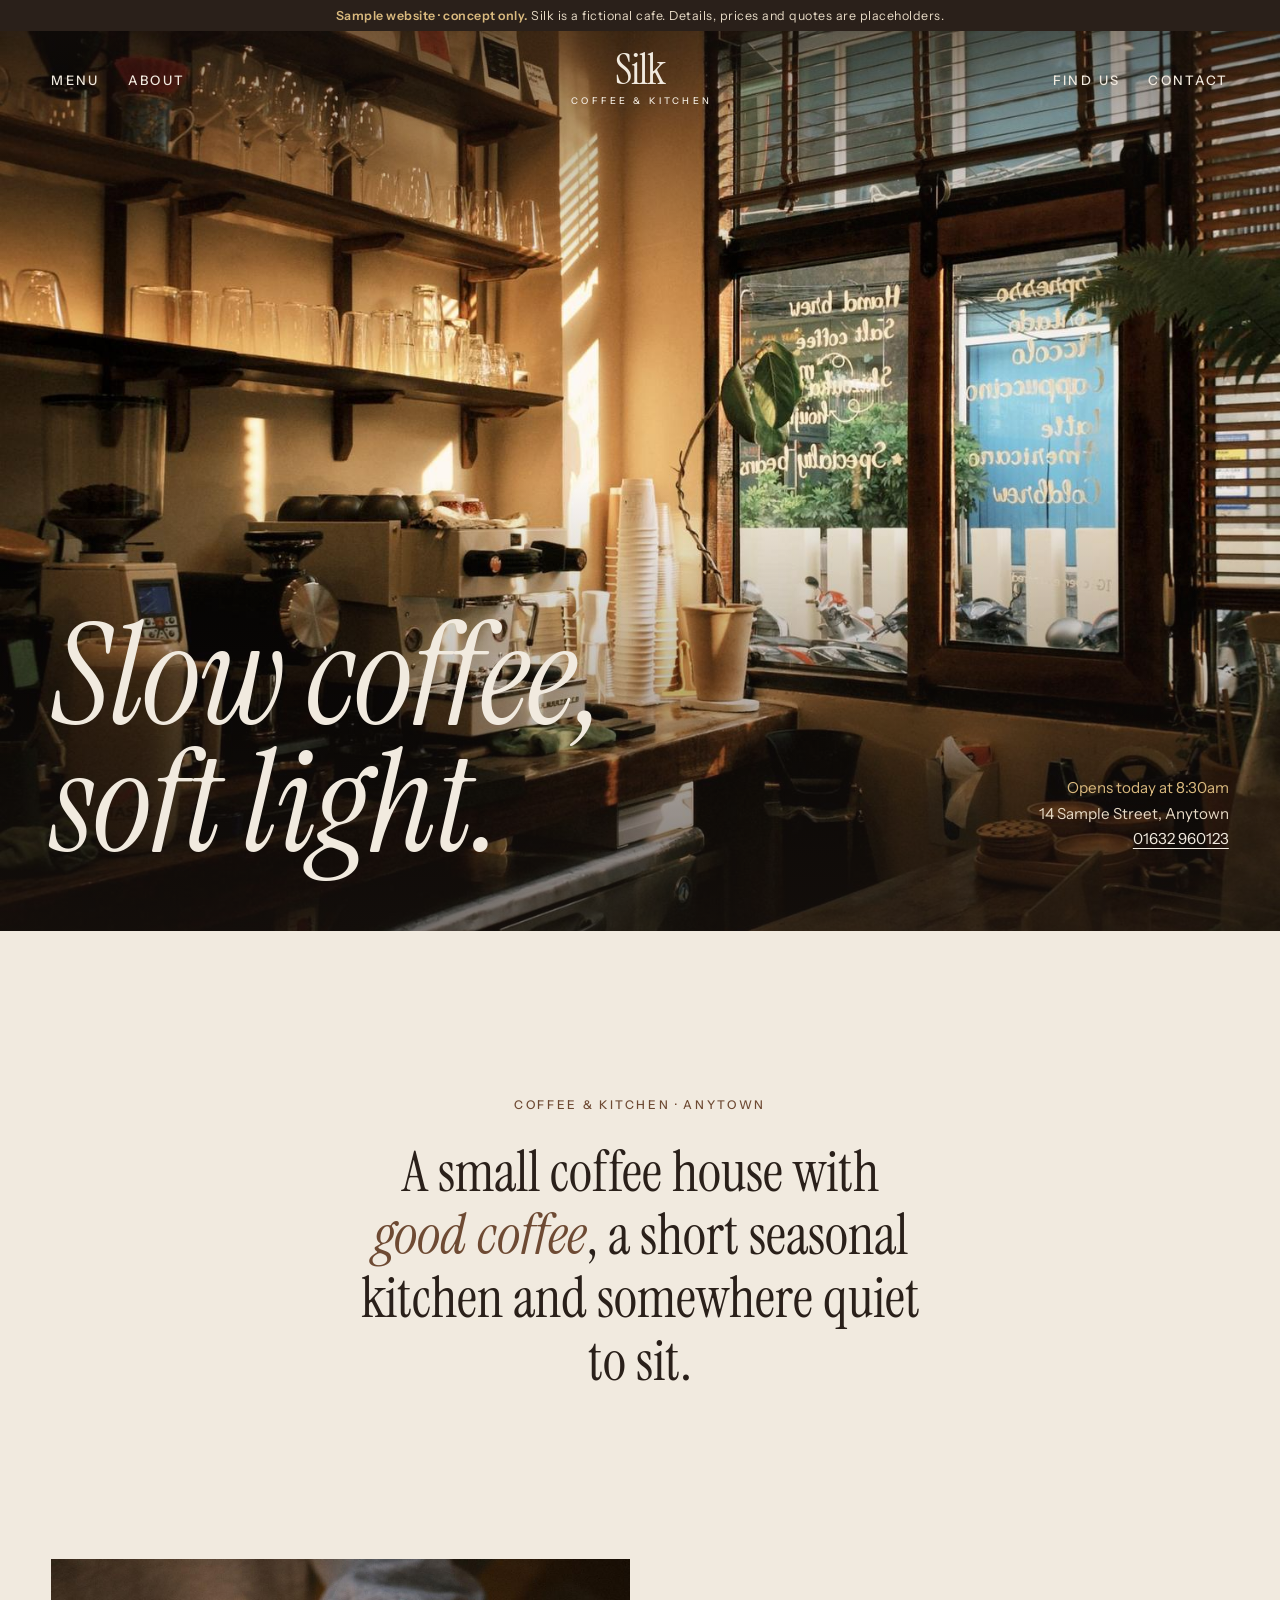
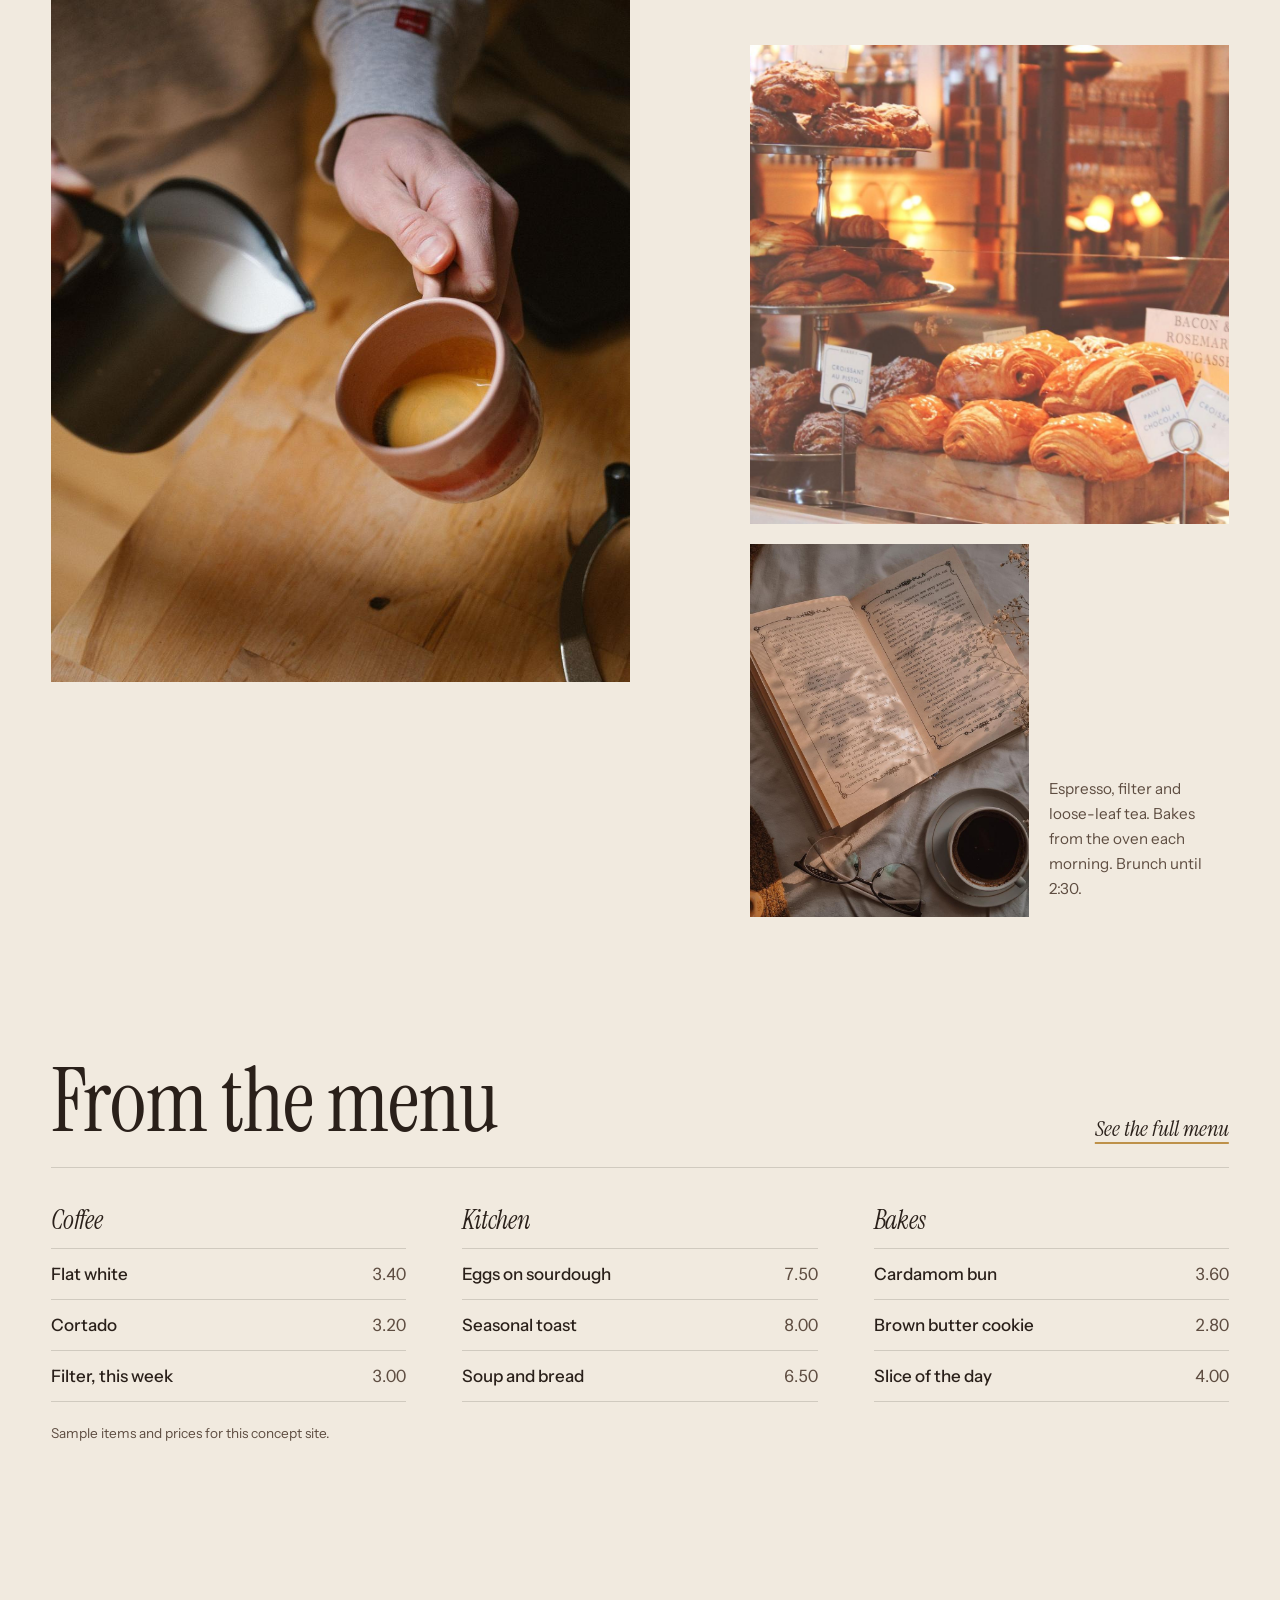
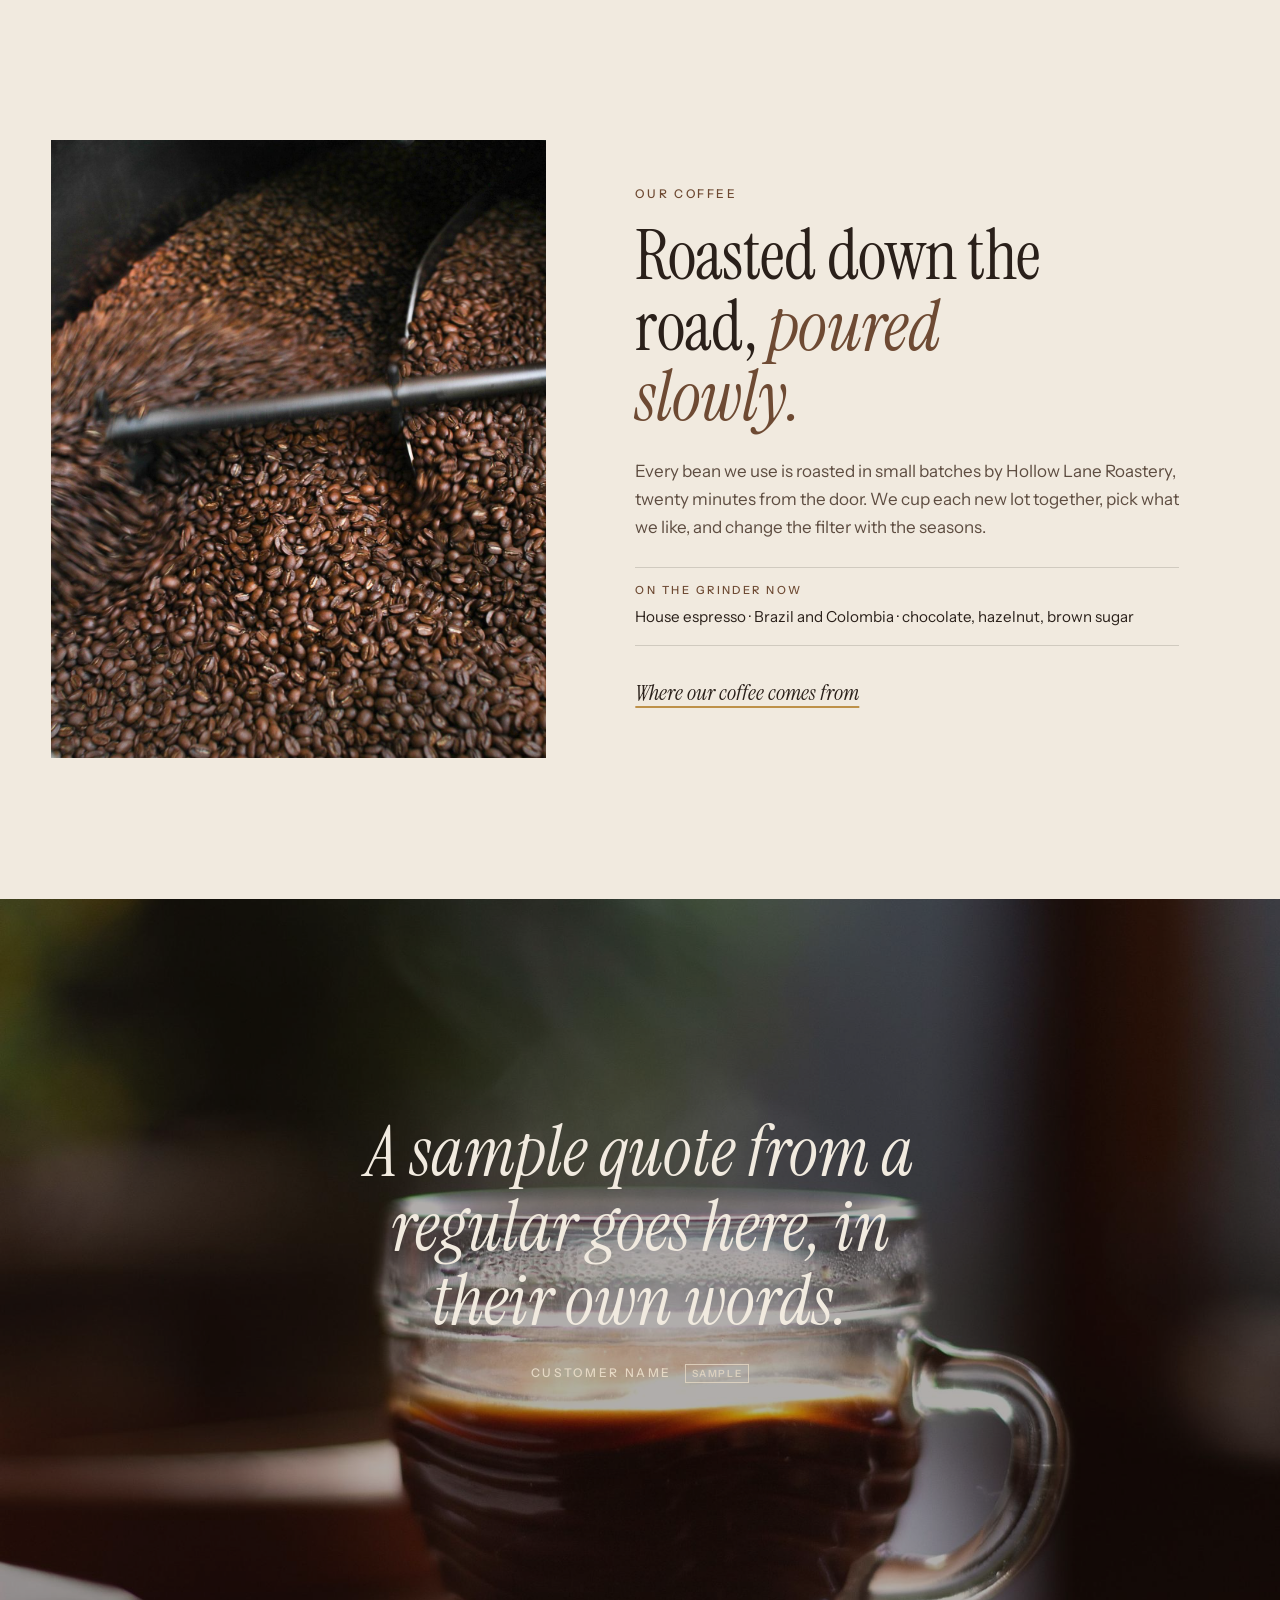
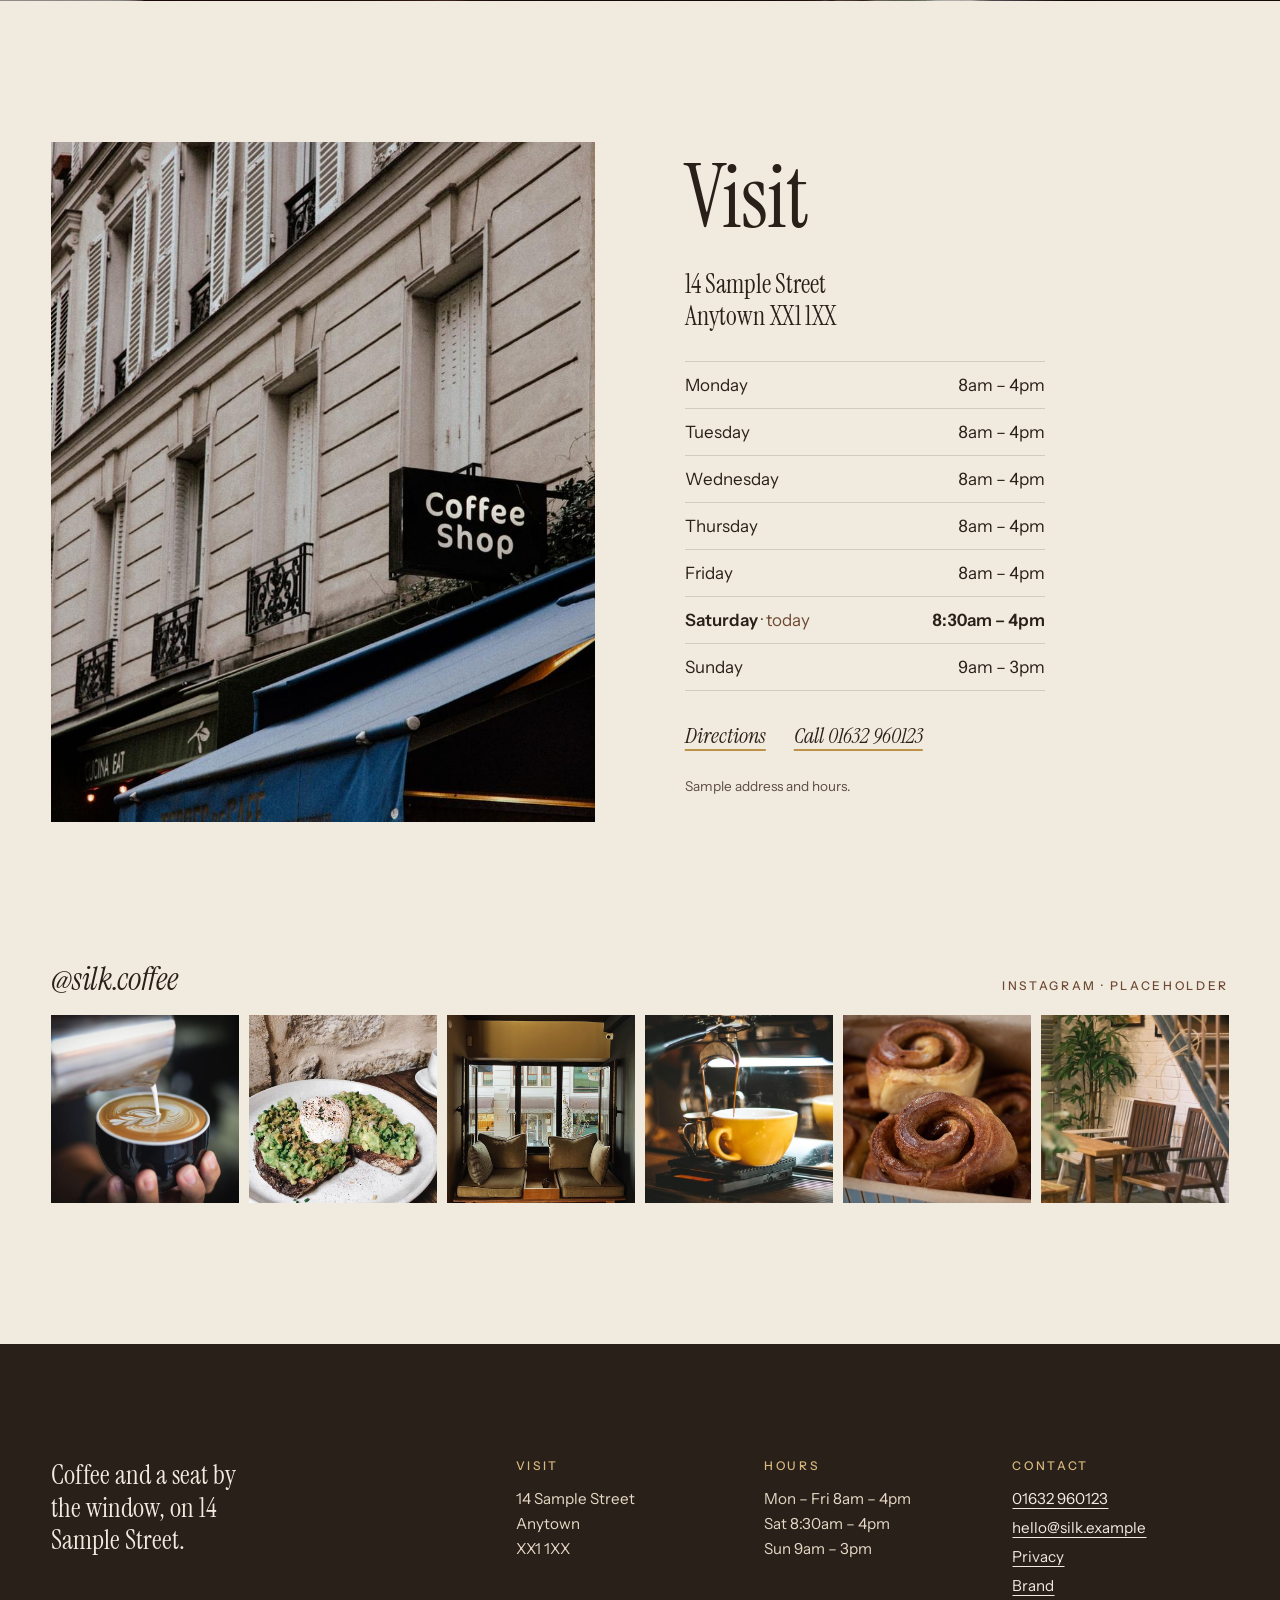
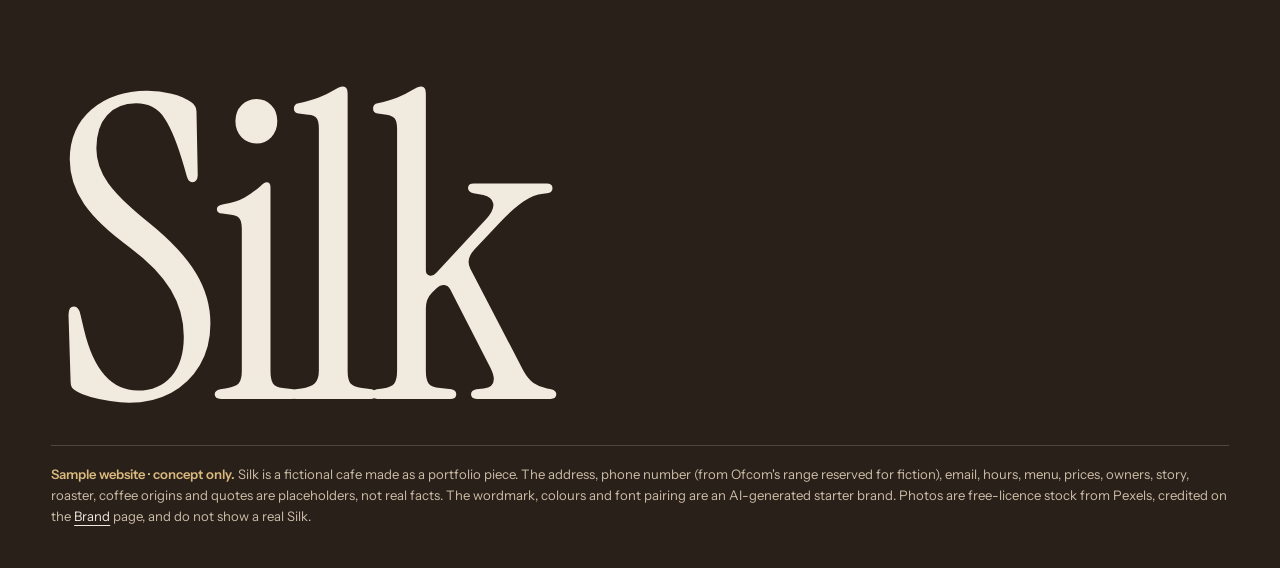
<file: index.html>
<!doctype html>
<html lang="en-GB" class="no-js">
<head>
<meta charset="utf-8">
<meta name="viewport" content="width=device-width, initial-scale=1">
<title>Silk | Coffee & Kitchen in Anytown (sample)</title>
<meta name="description" content="Silk is a small coffee house in Anytown: coffee, a short seasonal kitchen and a quiet seat. Sample concept website.">
<meta name="robots" content="noindex">
<meta name="theme-color" content="#2A201A">
<meta property="og:type" content="website">
<meta property="og:title" content="Silk | Coffee & Kitchen in Anytown (sample)">
<meta property="og:description" content="Silk is a small coffee house in Anytown: coffee, a short seasonal kitchen and a quiet seat. Sample concept website.">
<meta property="og:url" content="https://johnnyheaney.github.io/silk/">
<meta property="og:image" content="https://johnnyheaney.github.io/silk/images/hero.jpg">
<link rel="canonical" href="https://johnnyheaney.github.io/silk/">
<link rel="icon" href="brand/silk-monogram.svg" type="image/svg+xml">
<link rel="preload" href="fonts/instrument-serif-latin-400-normal.woff2" as="font" type="font/woff2" crossorigin>
<link rel="preload" href="fonts/instrument-sans-latin-400-normal.woff2" as="font" type="font/woff2" crossorigin>
<link rel="stylesheet" href="css/style.css">
<script type="application/ld+json">{"@context": "https://schema.org", "@type": "CafeOrCoffeeShop", "name": "Silk (sample concept)", "description": "SAMPLE DATA for a fictional cafe. Replace with confirmed details before launch.", "telephone": "01632 960123", "email": "hello@silk.example", "address": {"@type": "PostalAddress", "streetAddress": "14 Sample Street", "addressLocality": "Anytown", "postalCode": "XX1 1XX", "addressCountry": "GB"}, "openingHoursSpecification": [{"@type": "OpeningHoursSpecification", "dayOfWeek": ["Monday", "Tuesday", "Wednesday", "Thursday", "Friday"], "opens": "08:00", "closes": "16:00"}, {"@type": "OpeningHoursSpecification", "dayOfWeek": "Saturday", "opens": "08:30", "closes": "16:00"}, {"@type": "OpeningHoursSpecification", "dayOfWeek": "Sunday", "opens": "09:00", "closes": "15:00"}]}</script>
</head>
<body>
<a class="skip" href="#main">Skip to content</a>
<div class="sample-bar" role="note"><strong>Sample website · concept only.</strong> Silk is a fictional cafe. Details, prices and quotes are placeholders.</div>
<header class="site-header over">
  <div class="header-inner">
    <nav aria-label="Main"><ul class="nav-l"><li><a href="menu.html">Menu</a></li><li><a href="about.html">About</a></li></ul></nav>
    <a class="wordmark" href="index.html" aria-label="Silk Coffee and Kitchen, home"><span class="w">Silk</span><span class="sub">Coffee &amp; Kitchen</span></a>
    <ul class="nav-r"><li><a href="find-us.html">Find us</a></li><li><a href="contact.html">Contact</a></li></ul>
    <button class="menu-btn" type="button" aria-expanded="false" aria-controls="overlay">Menu</button>
  </div>
</header>
<div class="overlay" id="overlay" role="dialog" aria-modal="true" aria-label="Site menu">
  <div class="overlay-top"><a class="wordmark" href="index.html" aria-label="Silk Coffee and Kitchen, home"><span class="w">Silk</span><span class="sub">Coffee &amp; Kitchen</span></a><button type="button">Close</button></div>
  <ul><li><a href="index.html" aria-current="page">Home</a></li><li><a href="menu.html">Menu</a></li><li><a href="about.html">About</a></li><li><a href="find-us.html">Find us</a></li><li><a href="contact.html">Contact</a></li></ul>
  <p class="overlay-foot">14 Sample Street, Anytown<br><a href="tel:+441632960123">01632 960123</a></p>
</div>
<main id="main">

<section class="hero" aria-label="Welcome">
  <figure class="img "><img src="images/hero.jpg" alt="Sunlight through the front window across the counter and espresso machine" width="1500" height="2000" fetchpriority="high" decoding="async"></figure>
  <div class="hero-copy">
    <h1>Slow coffee, soft light.</h1>
    <p class="hero-meta"><span class="open" data-open>Open daily</span><br>14 Sample Street, Anytown<br><a href="tel:+441632960123">01632 960123</a></p>
  </div>
</section>

<section class="statement reveal">
  <span class="label">Coffee &amp; Kitchen · Anytown</span>
  <p class="big">A small coffee house with <em>good coffee</em>, a short seasonal kitchen and somewhere quiet to sit.</p>
</section>

<section class="collage reveal" aria-label="Inside Silk">
  <figure class="img a"><img src="images/pour.jpg" alt="A barista pouring milk into a flat white" width="1067" height="1600" loading="lazy" decoding="async"></figure>
  <figure class="img b"><img src="images/counter.jpg" alt="Pastries and cakes on the counter" width="1600" height="1066" loading="lazy" decoding="async"></figure>
  <figure class="img c"><img src="images/cup.jpg" alt="A cup of black coffee beside an open book on linen, seen from above" width="1600" height="1200" loading="lazy" decoding="async"></figure>
  <p class="note">Espresso, filter and loose-leaf tea. Bakes from the oven each morning. Brunch until 2:30.</p>
</section>

<section class="menu-teaser reveal" aria-labelledby="mt-h">
  <div class="mt-head"><h2 id="mt-h">From the menu</h2><a class="text-link" href="menu.html">See the full menu</a></div>
  <div class="mt-cols">
    <div><h3>Coffee</h3><ul class="list"><li><span class="n">Flat white</span><span class="p">3.40</span></li><li><span class="n">Cortado</span><span class="p">3.20</span></li><li><span class="n">Filter, this week</span><span class="p">3.00</span></li></ul></div>
    <div><h3>Kitchen</h3><ul class="list"><li><span class="n">Eggs on sourdough</span><span class="p">7.50</span></li><li><span class="n">Seasonal toast</span><span class="p">8.00</span></li><li><span class="n">Soup and bread</span><span class="p">6.50</span></li></ul></div>
    <div><h3>Bakes</h3><ul class="list"><li><span class="n">Cardamom bun</span><span class="p">3.60</span></li><li><span class="n">Brown butter cookie</span><span class="p">2.80</span></li><li><span class="n">Slice of the day</span><span class="p">4.00</span></li></ul></div>
  </div>
  <p style="margin-top:20px;font-size:.85rem;color:var(--ink-soft)">Sample items and prices for this concept site.</p>
</section>

<section class="split reveal" aria-labelledby="oc-h">
  <figure class="img "><img src="images/coffee-roast.jpg" alt="Coffee beans turning in a drum roaster" width="1280" height="1600" loading="lazy" decoding="async"></figure>
  <div>
    <span class="label">Our coffee</span>
    <h2 id="oc-h">Roasted down the road, <em>poured slowly.</em></h2>
    <p>Every bean we use is roasted in small batches by Hollow Lane Roastery, twenty minutes from the door. We cup each new lot together, pick what we like, and change the filter with the seasons.</p>
    <p class="now"><span>On the grinder now</span>House espresso · Brazil and Colombia · chocolate, hazelnut, brown sugar</p>
    <a class="text-link" href="about.html#coffee">Where our coffee comes from</a>
  </div>
</section>

<section class="band" aria-label="A word from a customer">
  <figure class="img "><img src="images/band.jpg" alt="Steam rising from a glass cup of black coffee" width="2000" height="1333" loading="lazy" decoding="async"></figure>
  <blockquote><p>A sample quote from a regular goes here, in their own words.</p><cite>Customer name <span class="sample-tag">Sample</span></cite></blockquote>
</section>

<section class="visit reveal" aria-labelledby="visit-h">
  <figure class="img "><img src="images/visit.jpg" alt="A coffee shop sign on a stone townhouse street" width="1600" height="1067" loading="lazy" decoding="async"></figure>
  <div>
    <h2 id="visit-h">Visit</h2>
    <address>14 Sample Street<br>Anytown XX1 1XX</address>
    <ul class="hours"><li data-day="1"><span>Monday</span><span>8am – 4pm</span></li><li data-day="2"><span>Tuesday</span><span>8am – 4pm</span></li><li data-day="3"><span>Wednesday</span><span>8am – 4pm</span></li><li data-day="4"><span>Thursday</span><span>8am – 4pm</span></li><li data-day="5"><span>Friday</span><span>8am – 4pm</span></li><li data-day="6"><span>Saturday</span><span>8:30am – 4pm</span></li><li data-day="0"><span>Sunday</span><span>9am – 3pm</span></li></ul>
    <div class="links"><a class="text-link" href="find-us.html">Directions</a><a class="text-link" href="tel:+441632960123">Call 01632 960123</a></div>
    <p style="margin-top:20px;font-size:.85rem;color:var(--ink-soft)">Sample address and hours.</p>
  </div>
</section>

<section class="gram reveal" aria-labelledby="gram-h">
  <div class="gram-head"><h2 id="gram-h">@silk.coffee</h2><span class="label" style="color:var(--toffee)">Instagram · placeholder</span></div>
  <div class="gram-grid"><figure class="img "><img src="images/g1.jpg" alt="Latte art" width="900" height="601" loading="lazy" decoding="async"></figure><figure class="img "><img src="images/g2.jpg" alt="A brunch plate" width="709" height="900" loading="lazy" decoding="async"></figure><figure class="img "><img src="images/g3.jpg" alt="A window seat" width="731" height="900" loading="lazy" decoding="async"></figure><figure class="img "><img src="images/g4.jpg" alt="An espresso shot pulling" width="900" height="600" loading="lazy" decoding="async"></figure><figure class="img "><img src="images/g5.jpg" alt="Cinnamon buns on a tray" width="900" height="720" loading="lazy" decoding="async"></figure><figure class="img "><img src="images/g6.jpg" alt="Wooden chairs and plants by the stairs" width="506" height="900" loading="lazy" decoding="async"></figure></div>
</section>

</main>
<footer class="site-footer">
  <div class="foot-cols">
    <div><p class="lead">Coffee and a seat by the window, on 14 Sample Street.</p></div>
    <div><span class="label">Visit</span><p>14 Sample Street<br>Anytown<br>XX1 1XX</p></div>
    <div><span class="label">Hours</span><p>Mon – Fri 8am – 4pm<br>Sat 8:30am – 4pm<br>Sun 9am – 3pm</p></div>
    <div><span class="label">Contact</span><ul><li><a href="tel:+441632960123">01632 960123</a></li><li><a href="mailto:hello@silk.example">hello@silk.example</a></li><li><a href="privacy.html">Privacy</a></li><li><a href="brand.html">Brand</a></li></ul></div>
  </div>
  <span class="foot-mark" aria-hidden="true">Silk</span>
  <p class="foot-note"><strong>Sample website · concept only.</strong> Silk is a fictional cafe made as a portfolio piece. The address, phone number (from Ofcom's range reserved for fiction), email, hours, menu, prices, owners, story, roaster, coffee origins and quotes are placeholders, not real facts. The wordmark, colours and font pairing are an AI-generated starter brand. Photos are free-licence stock from Pexels, credited on the <a href="brand.html#photos">Brand</a> page, and do not show a real Silk.</p>
</footer>
<script src="js/main.js" defer></script>
</body>
</html>
</file>
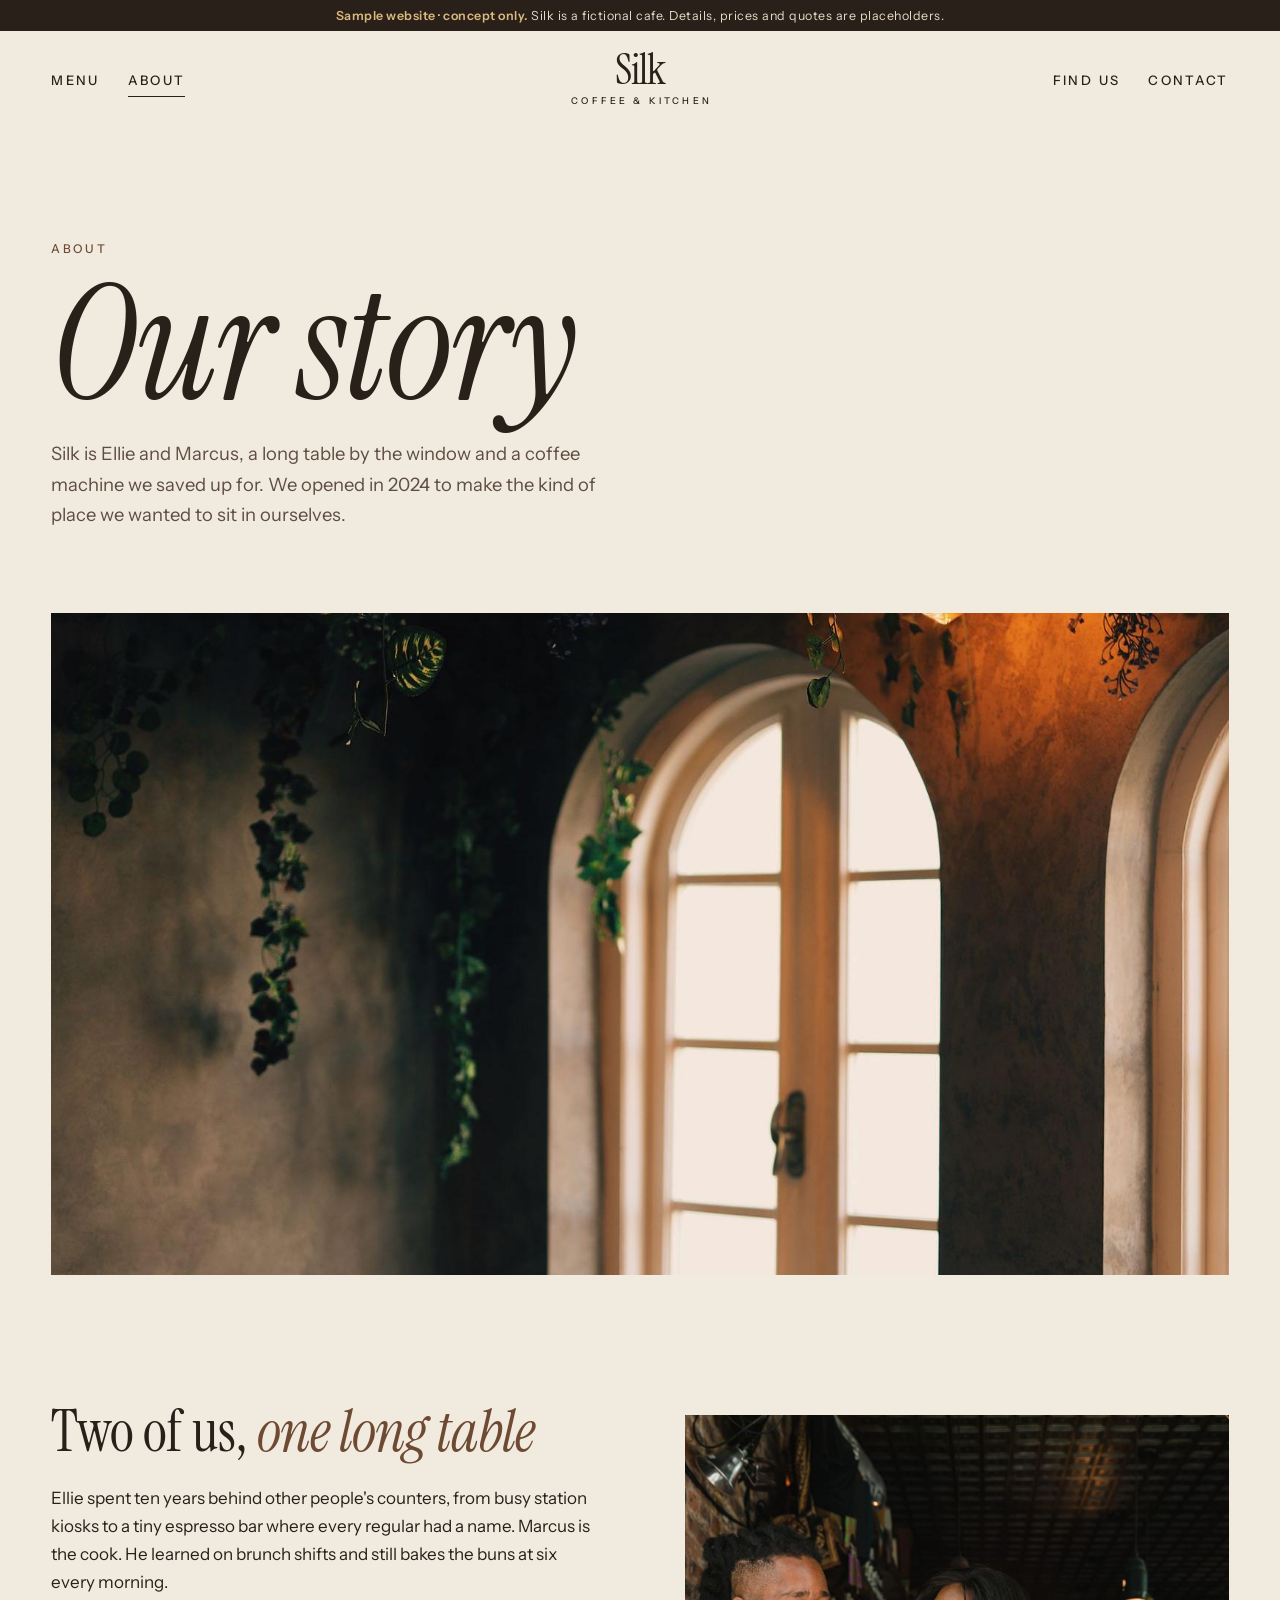
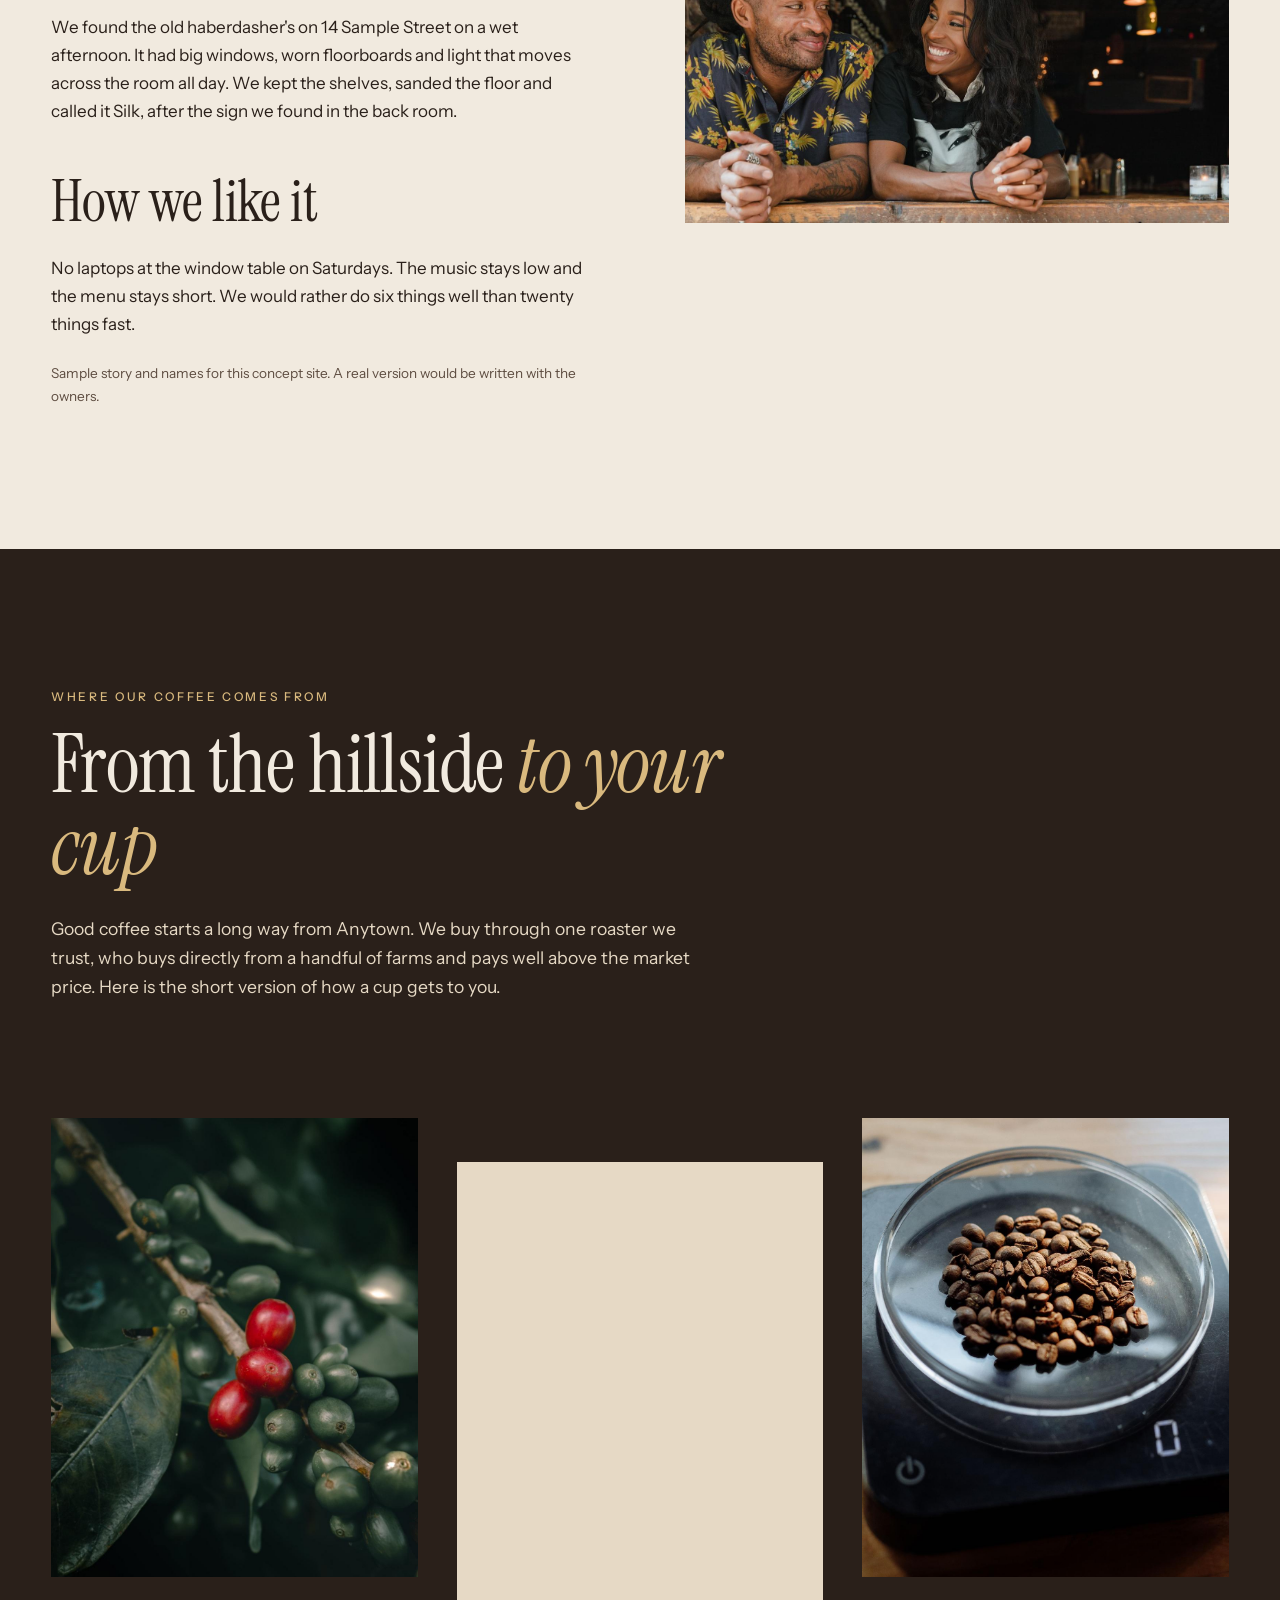
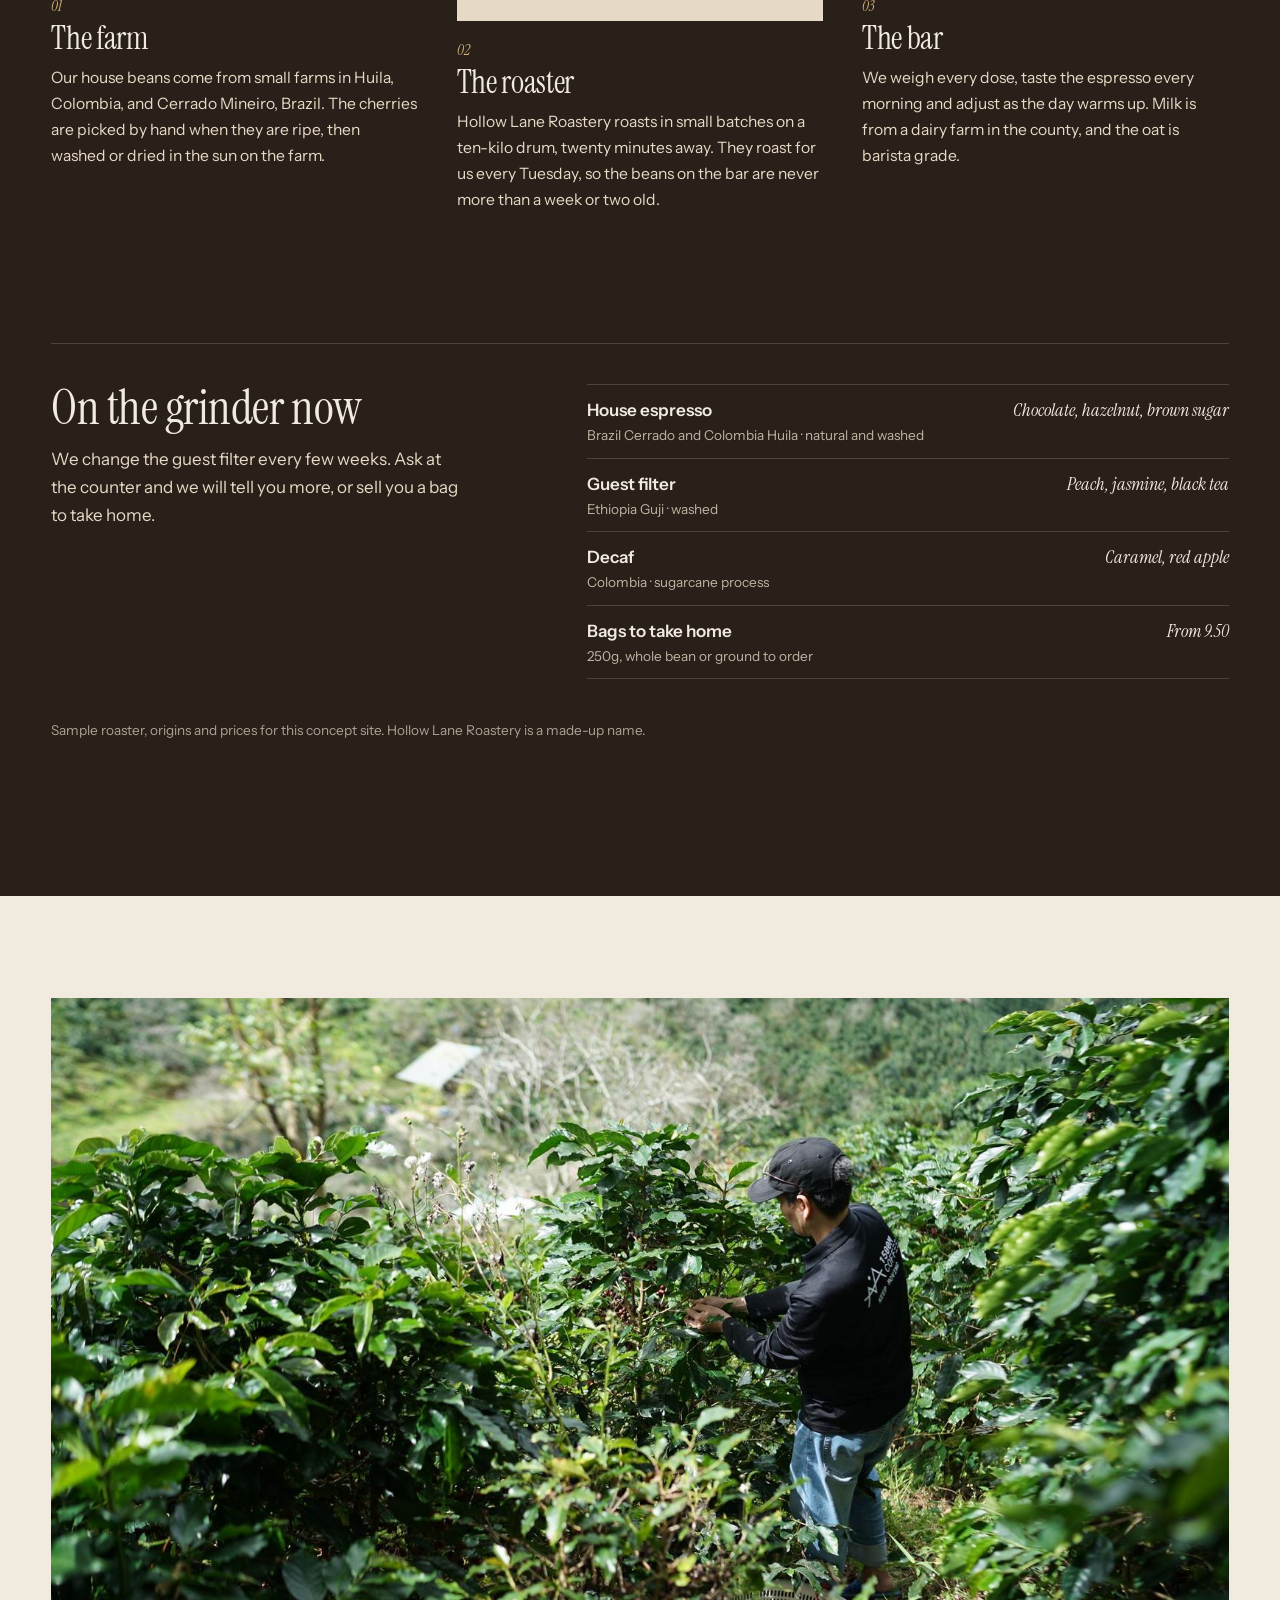
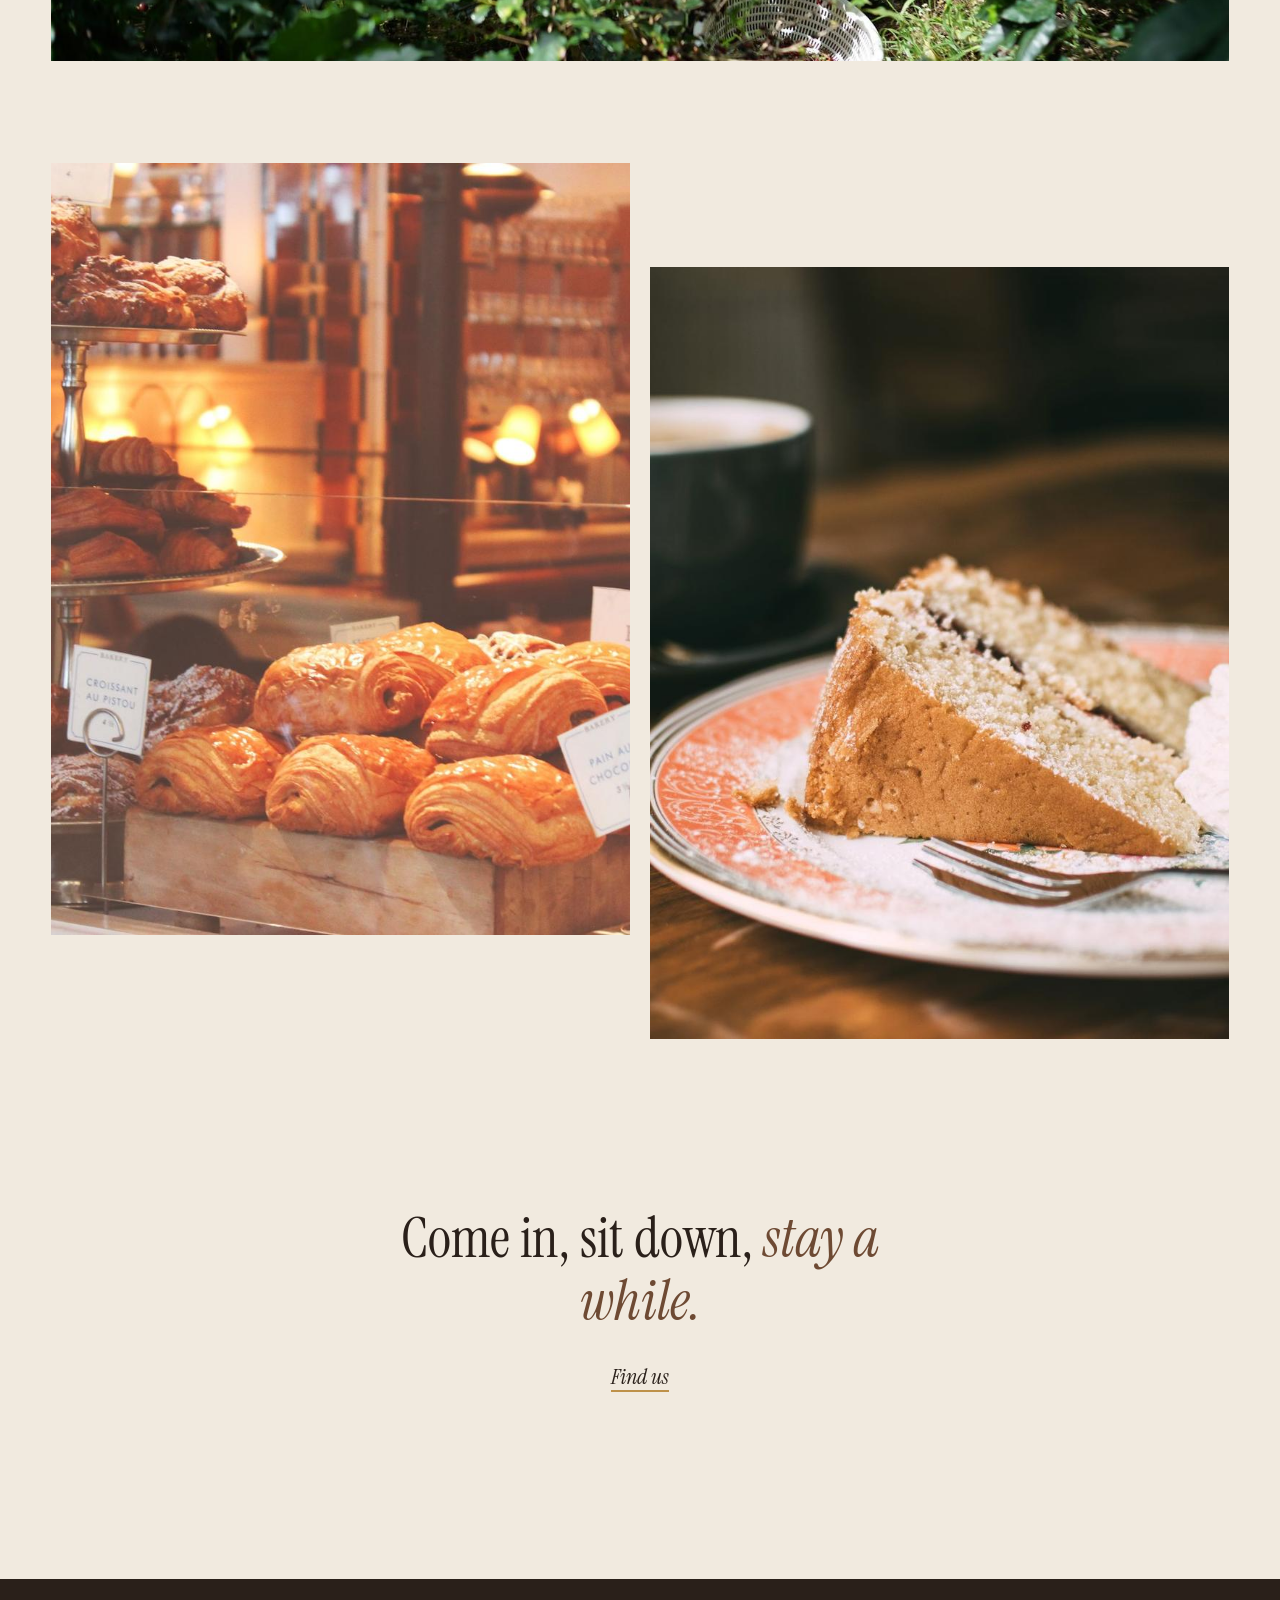
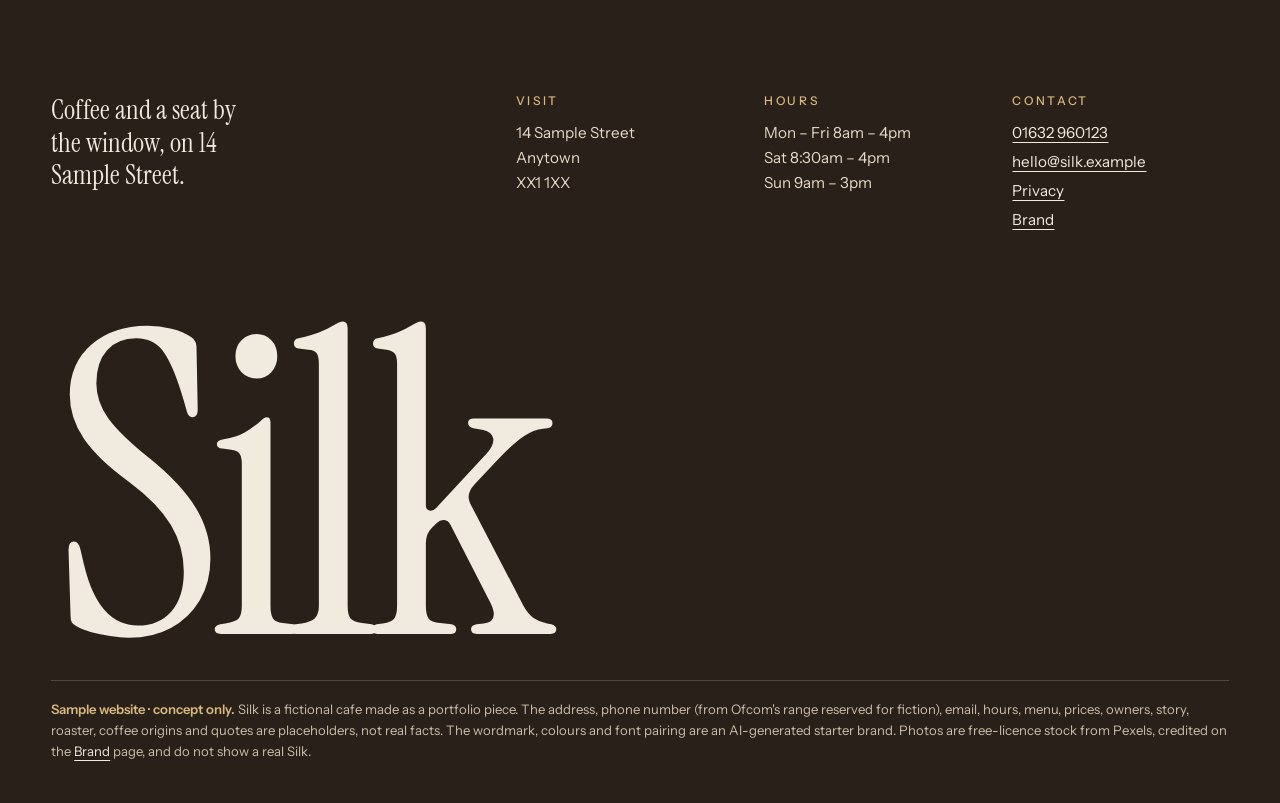
<file: about.html>
<!doctype html>
<html lang="en-GB" class="no-js">
<head>
<meta charset="utf-8">
<meta name="viewport" content="width=device-width, initial-scale=1">
<title>Our story and our coffee | Silk, Anytown (sample)</title>
<meta name="description" content="The people behind Silk, a small coffee house in Anytown, and where our coffee comes from. Sample concept website.">
<meta name="robots" content="noindex">
<meta name="theme-color" content="#2A201A">
<meta property="og:type" content="website">
<meta property="og:title" content="Our story and our coffee | Silk, Anytown (sample)">
<meta property="og:description" content="The people behind Silk, a small coffee house in Anytown, and where our coffee comes from. Sample concept website.">
<meta property="og:url" content="https://johnnyheaney.github.io/silk/about.html">
<meta property="og:image" content="https://johnnyheaney.github.io/silk/images/hero.jpg">
<link rel="canonical" href="https://johnnyheaney.github.io/silk/about.html">
<link rel="icon" href="brand/silk-monogram.svg" type="image/svg+xml">
<link rel="preload" href="fonts/instrument-serif-latin-400-normal.woff2" as="font" type="font/woff2" crossorigin>
<link rel="preload" href="fonts/instrument-sans-latin-400-normal.woff2" as="font" type="font/woff2" crossorigin>
<link rel="stylesheet" href="css/style.css">

</head>
<body>
<a class="skip" href="#main">Skip to content</a>
<div class="sample-bar" role="note"><strong>Sample website · concept only.</strong> Silk is a fictional cafe. Details, prices and quotes are placeholders.</div>
<header class="site-header">
  <div class="header-inner">
    <nav aria-label="Main"><ul class="nav-l"><li><a href="menu.html">Menu</a></li><li><a href="about.html" aria-current="page">About</a></li></ul></nav>
    <a class="wordmark" href="index.html" aria-label="Silk Coffee and Kitchen, home"><span class="w">Silk</span><span class="sub">Coffee &amp; Kitchen</span></a>
    <ul class="nav-r"><li><a href="find-us.html">Find us</a></li><li><a href="contact.html">Contact</a></li></ul>
    <button class="menu-btn" type="button" aria-expanded="false" aria-controls="overlay">Menu</button>
  </div>
</header>
<div class="overlay" id="overlay" role="dialog" aria-modal="true" aria-label="Site menu">
  <div class="overlay-top"><a class="wordmark" href="index.html" aria-label="Silk Coffee and Kitchen, home"><span class="w">Silk</span><span class="sub">Coffee &amp; Kitchen</span></a><button type="button">Close</button></div>
  <ul><li><a href="index.html">Home</a></li><li><a href="menu.html">Menu</a></li><li><a href="about.html" aria-current="page">About</a></li><li><a href="find-us.html">Find us</a></li><li><a href="contact.html">Contact</a></li></ul>
  <p class="overlay-foot">14 Sample Street, Anytown<br><a href="tel:+441632960123">01632 960123</a></p>
</div>
<main id="main">

<div class="page-hero"><span class="label">About</span><h1>Our story</h1>
<p>Silk is Ellie and Marcus, a long table by the window and a coffee machine we saved up for. We opened in 2024 to make the kind of place we wanted to sit in ourselves.</p></div>
<figure class="img wide-img"><img src="images/about-wide.jpg" alt="Warm light on an arched window and plaster wall" width="1600" height="1000" loading="lazy" decoding="async"></figure>
<section class="prose-grid reveal">
  <div class="prose">
    <h2>Two of us, <em>one long table</em></h2>
    <p>Ellie spent ten years behind other people's counters, from busy station kiosks to a tiny espresso bar where every regular had a name. Marcus is the cook. He learned on brunch shifts and still bakes the buns at six every morning.</p>
    <p>We found the old haberdasher's on 14 Sample Street on a wet afternoon. It had big windows, worn floorboards and light that moves across the room all day. We kept the shelves, sanded the floor and called it Silk, after the sign we found in the back room.</p>
    <h2 style="margin-top:48px">How we like it</h2>
    <p>No laptops at the window table on Saturdays. The music stays low and the menu stays short. We would rather do six things well than twenty things fast.</p>
    <p class="sample-note">Sample story and names for this concept site. A real version would be written with the owners.</p>
  </div>
  <figure class="img owners"><img src="images/about-owners.jpg" alt="Ellie and Marcus leaning on the counter, laughing (stock photo standing in for the owners)" width="1600" height="1066" loading="lazy" decoding="async"></figure>
</section>

<section class="coffee" id="coffee" aria-labelledby="coffee-h">
  <div class="coffee-head reveal">
    <span class="label">Where our coffee comes from</span>
    <h2 id="coffee-h">From the hillside <em>to your cup</em></h2>
    <p>Good coffee starts a long way from Anytown. We buy through one roaster we trust, who buys directly from a handful of farms and pays well above the market price. Here is the short version of how a cup gets to you.</p>
  </div>
  <div class="coffee-steps reveal">
    <div class="step">
      <figure class="img "><img src="images/coffee-cherries.jpg" alt="Ripe red coffee cherries on a branch in Colombia" width="1000" height="1600" loading="lazy" decoding="async"></figure>
      <span class="num">01</span><h3>The farm</h3>
      <p>Our house beans come from small farms in Huila, Colombia, and Cerrado Mineiro, Brazil. The cherries are picked by hand when they are ripe, then washed or dried in the sun on the farm.</p>
    </div>
    <div class="step">
      <figure class="img "><img src="images/coffee-cooling.jpg" alt="A hand checking freshly roasted beans in the cooling tray" width="1600" height="1066" loading="lazy" decoding="async"></figure>
      <span class="num">02</span><h3>The roaster</h3>
      <p>Hollow Lane Roastery roasts in small batches on a ten-kilo drum, twenty minutes away. They roast for us every Tuesday, so the beans on the bar are never more than a week or two old.</p>
    </div>
    <div class="step">
      <figure class="img "><img src="images/about-2.jpg" alt="Coffee beans being weighed" width="1067" height="1600" loading="lazy" decoding="async"></figure>
      <span class="num">03</span><h3>The bar</h3>
      <p>We weigh every dose, taste the espresso every morning and adjust as the day warms up. Milk is from a dairy farm in the county, and the oat is barista grade.</p>
    </div>
  </div>
  <div class="grinder reveal">
    <div><h3>On the grinder now</h3><p>We change the guest filter every few weeks. Ask at the counter and we will tell you more, or sell you a bag to take home.</p></div>
    <ul class="list origins">
      <li><span><strong>House espresso</strong><small>Brazil Cerrado and Colombia Huila · natural and washed</small></span><span>Chocolate, hazelnut, brown sugar</span></li>
      <li><span><strong>Guest filter</strong><small>Ethiopia Guji · washed</small></span><span>Peach, jasmine, black tea</span></li>
      <li><span><strong>Decaf</strong><small>Colombia · sugarcane process</small></span><span>Caramel, red apple</span></li>
      <li><span><strong>Bags to take home</strong><small>250g, whole bean or ground to order</small></span><span>From 9.50</span></li>
    </ul>
  </div>
  <p class="sample-note pad">Sample roaster, origins and prices for this concept site. Hollow Lane Roastery is a made-up name.</p>
</section>

<figure class="img wide-img reveal"><img src="images/coffee-farm.jpg" alt="A farmer picking coffee on a steep green hillside in Colombia" width="1600" height="1066" loading="lazy" decoding="async"></figure>
<div class="pair reveal" style="margin-top:clamp(56px,8vw,110px)"><figure class="img "><img src="images/counter.jpg" alt="Pastries and cakes on the counter" width="1600" height="1066" loading="lazy" decoding="async"></figure><figure class="img "><img src="images/about-3.jpg" alt="A slice of cake" width="1600" height="1066" loading="lazy" decoding="async"></figure></div>
<section class="statement reveal"><p class="big">Come in, sit down, <em>stay a while.</em></p>
<p style="margin-top:28px"><a class="text-link" href="find-us.html">Find us</a></p></section>

</main>
<footer class="site-footer">
  <div class="foot-cols">
    <div><p class="lead">Coffee and a seat by the window, on 14 Sample Street.</p></div>
    <div><span class="label">Visit</span><p>14 Sample Street<br>Anytown<br>XX1 1XX</p></div>
    <div><span class="label">Hours</span><p>Mon – Fri 8am – 4pm<br>Sat 8:30am – 4pm<br>Sun 9am – 3pm</p></div>
    <div><span class="label">Contact</span><ul><li><a href="tel:+441632960123">01632 960123</a></li><li><a href="mailto:hello@silk.example">hello@silk.example</a></li><li><a href="privacy.html">Privacy</a></li><li><a href="brand.html">Brand</a></li></ul></div>
  </div>
  <span class="foot-mark" aria-hidden="true">Silk</span>
  <p class="foot-note"><strong>Sample website · concept only.</strong> Silk is a fictional cafe made as a portfolio piece. The address, phone number (from Ofcom's range reserved for fiction), email, hours, menu, prices, owners, story, roaster, coffee origins and quotes are placeholders, not real facts. The wordmark, colours and font pairing are an AI-generated starter brand. Photos are free-licence stock from Pexels, credited on the <a href="brand.html#photos">Brand</a> page, and do not show a real Silk.</p>
</footer>
<script src="js/main.js" defer></script>
</body>
</html>
</file>
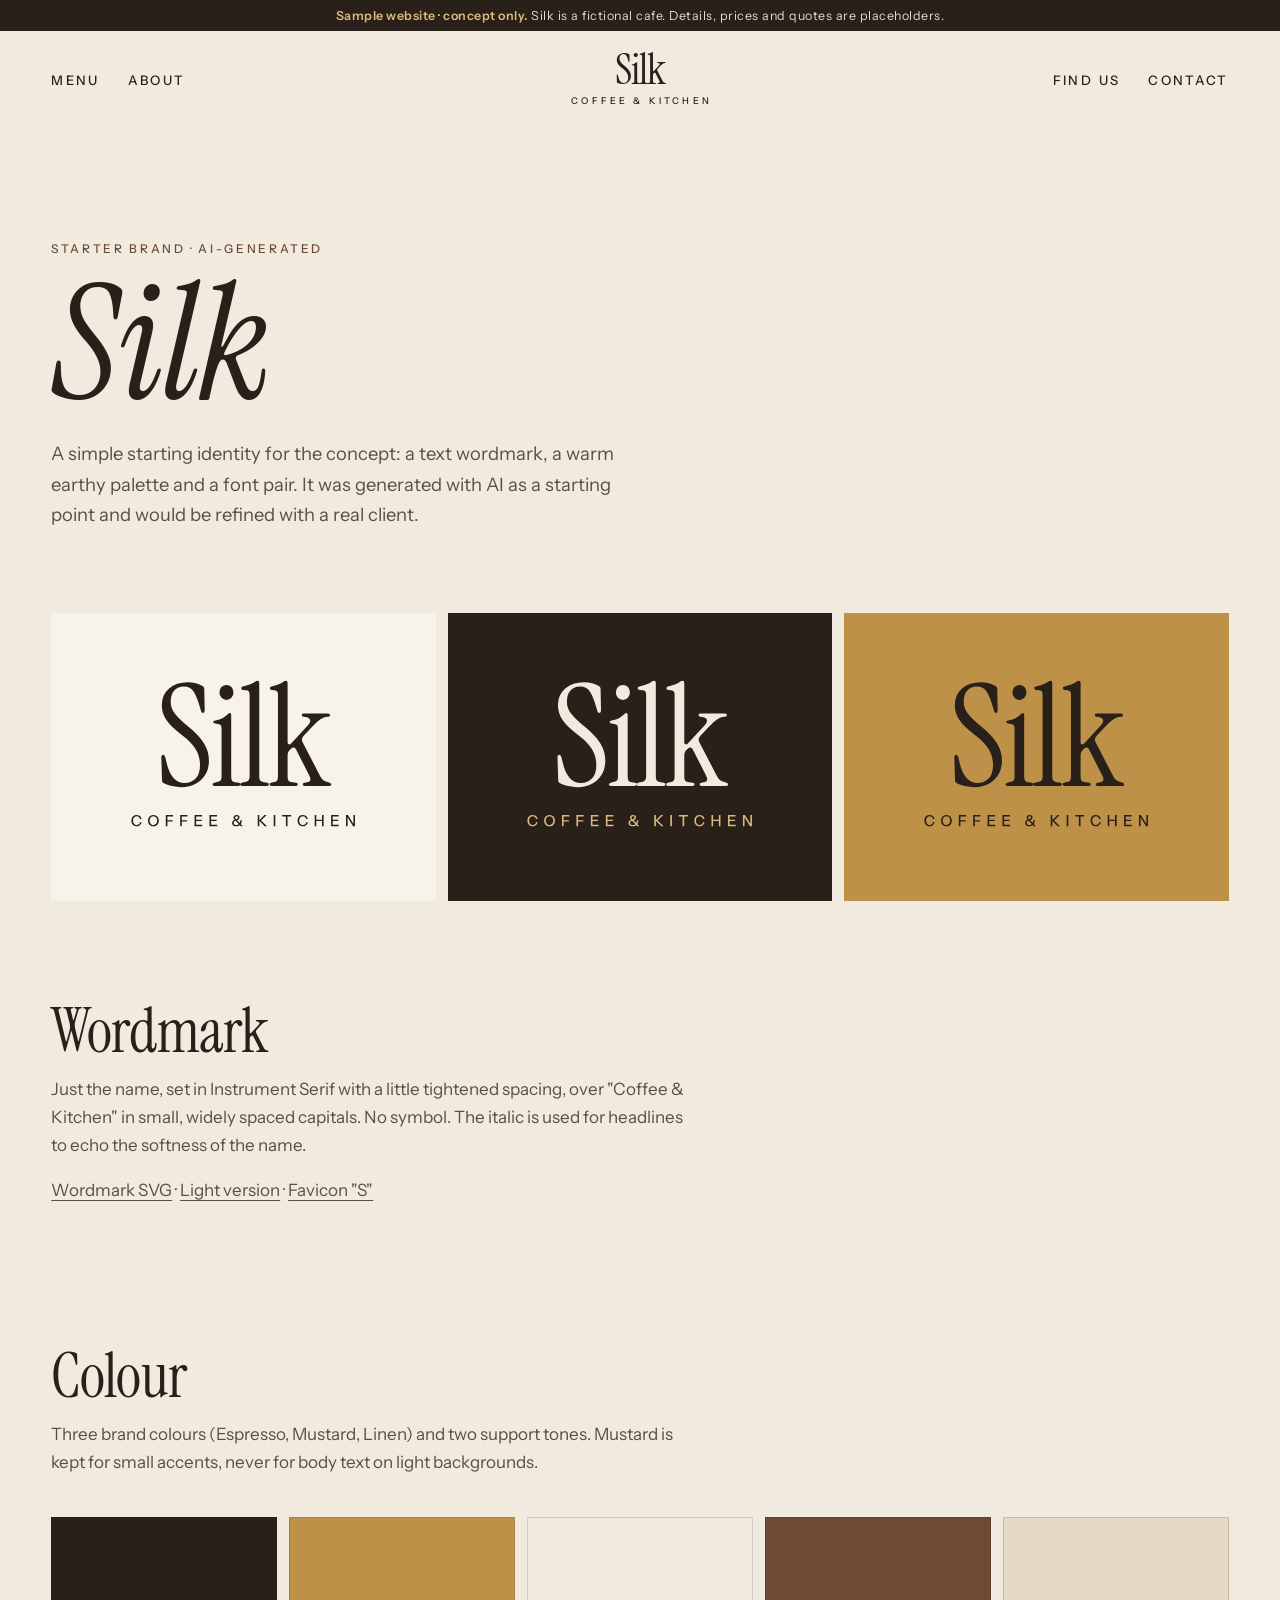
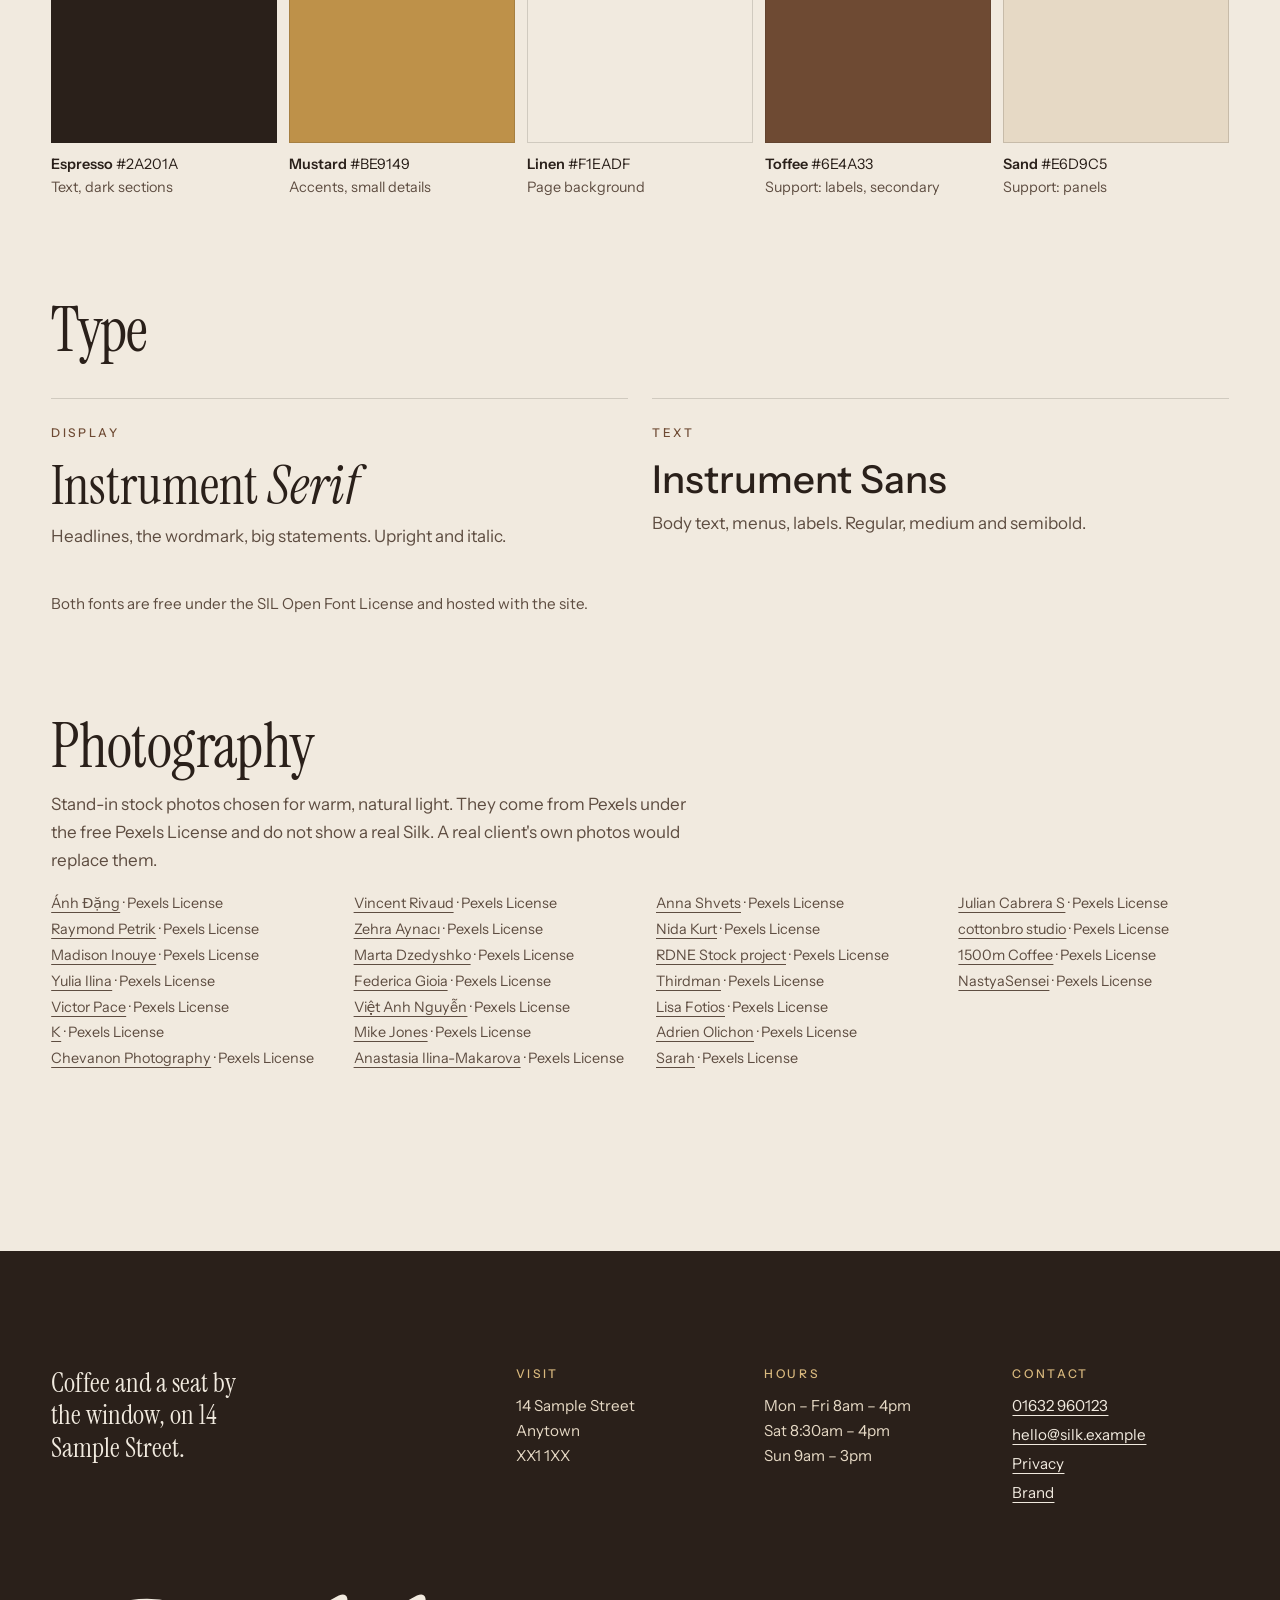
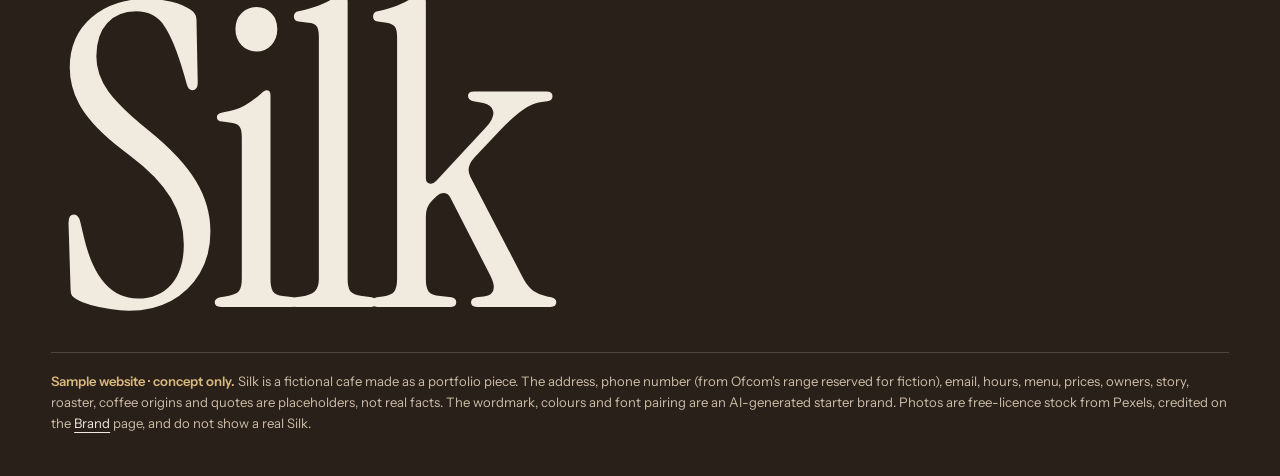
<file: brand.html>
<!doctype html>
<html lang="en-GB" class="no-js">
<head>
<meta charset="utf-8">
<meta name="viewport" content="width=device-width, initial-scale=1">
<title>Brand | Silk (sample)</title>
<meta name="description" content="AI-generated starter brand for the Silk sample site: wordmark, colours and fonts.">
<meta name="robots" content="noindex">
<meta name="theme-color" content="#2A201A">
<meta property="og:type" content="website">
<meta property="og:title" content="Brand | Silk (sample)">
<meta property="og:description" content="AI-generated starter brand for the Silk sample site: wordmark, colours and fonts.">
<meta property="og:url" content="https://johnnyheaney.github.io/silk/brand.html">
<meta property="og:image" content="https://johnnyheaney.github.io/silk/images/hero.jpg">
<link rel="canonical" href="https://johnnyheaney.github.io/silk/brand.html">
<link rel="icon" href="brand/silk-monogram.svg" type="image/svg+xml">
<link rel="preload" href="fonts/instrument-serif-latin-400-normal.woff2" as="font" type="font/woff2" crossorigin>
<link rel="preload" href="fonts/instrument-sans-latin-400-normal.woff2" as="font" type="font/woff2" crossorigin>
<link rel="stylesheet" href="css/style.css">

</head>
<body>
<a class="skip" href="#main">Skip to content</a>
<div class="sample-bar" role="note"><strong>Sample website · concept only.</strong> Silk is a fictional cafe. Details, prices and quotes are placeholders.</div>
<header class="site-header">
  <div class="header-inner">
    <nav aria-label="Main"><ul class="nav-l"><li><a href="menu.html">Menu</a></li><li><a href="about.html">About</a></li></ul></nav>
    <a class="wordmark" href="index.html" aria-label="Silk Coffee and Kitchen, home"><span class="w">Silk</span><span class="sub">Coffee &amp; Kitchen</span></a>
    <ul class="nav-r"><li><a href="find-us.html">Find us</a></li><li><a href="contact.html">Contact</a></li></ul>
    <button class="menu-btn" type="button" aria-expanded="false" aria-controls="overlay">Menu</button>
  </div>
</header>
<div class="overlay" id="overlay" role="dialog" aria-modal="true" aria-label="Site menu">
  <div class="overlay-top"><a class="wordmark" href="index.html" aria-label="Silk Coffee and Kitchen, home"><span class="w">Silk</span><span class="sub">Coffee &amp; Kitchen</span></a><button type="button">Close</button></div>
  <ul><li><a href="index.html">Home</a></li><li><a href="menu.html">Menu</a></li><li><a href="about.html">About</a></li><li><a href="find-us.html">Find us</a></li><li><a href="contact.html">Contact</a></li></ul>
  <p class="overlay-foot">14 Sample Street, Anytown<br><a href="tel:+441632960123">01632 960123</a></p>
</div>
<main id="main">

<div class="page-hero"><span class="label">Starter brand · AI-generated</span><h1>Silk</h1>
<p>A simple starting identity for the concept: a text wordmark, a warm earthy palette and a font pair. It was generated with AI as a starting point and would be refined with a real client.</p></div>
<div class="wm-tiles">
  <div class="wm-tile" style="background:var(--milk)"><img src="brand/silk-wordmark.svg" alt="Silk wordmark on linen" width="260" height="120"></div>
  <div class="wm-tile" style="background:var(--espresso)"><img src="brand/silk-wordmark-linen.svg" alt="Silk wordmark on espresso" width="260" height="120"></div>
  <div class="wm-tile" style="background:var(--mustard)"><img src="brand/silk-wordmark.svg" alt="Silk wordmark on mustard" width="260" height="120"></div>
</div>
<div class="brand-sec"><h2>Wordmark</h2><p>Just the name, set in Instrument Serif with a little tightened spacing, over "Coffee &amp; Kitchen" in small, widely spaced capitals. No symbol. The italic is used for headlines to echo the softness of the name.</p>
<p><a href="brand/silk-wordmark.svg" download>Wordmark SVG</a> · <a href="brand/silk-wordmark-linen.svg" download>Light version</a> · <a href="brand/silk-monogram.svg" download>Favicon "S"</a></p></div>
<div class="brand-sec"><h2>Colour</h2><p>Three brand colours (Espresso, Mustard, Linen) and two support tones. Mustard is kept for small accents, never for body text on light backgrounds.</p></div>
<div class="swatches"><div class="swatch"><div style="background:#2A201A;border:1px solid var(--hair)"></div><p><strong>Espresso</strong> #2A201A<br><span style="color:var(--ink-soft)">Text, dark sections</span></p></div><div class="swatch"><div style="background:#BE9149;border:1px solid var(--hair)"></div><p><strong>Mustard</strong> #BE9149<br><span style="color:var(--ink-soft)">Accents, small details</span></p></div><div class="swatch"><div style="background:#F1EADF;border:1px solid var(--hair)"></div><p><strong>Linen</strong> #F1EADF<br><span style="color:var(--ink-soft)">Page background</span></p></div><div class="swatch"><div style="background:#6E4A33;border:1px solid var(--hair)"></div><p><strong>Toffee</strong> #6E4A33<br><span style="color:var(--ink-soft)">Support: labels, secondary</span></p></div><div class="swatch"><div style="background:#E6D9C5;border:1px solid var(--hair)"></div><p><strong>Sand</strong> #E6D9C5<br><span style="color:var(--ink-soft)">Support: panels</span></p></div></div>
<div class="brand-sec"><h2>Type</h2></div>
<div class="type-row">
  <div><span class="label" style="color:var(--toffee)">Display</span><p style="font-family:var(--serif);font-size:3.4rem;line-height:1;margin:14px 0 8px">Instrument <em>Serif</em></p><p style="color:var(--ink-soft)">Headlines, the wordmark, big statements. Upright and italic.</p></div>
  <div><span class="label" style="color:var(--toffee)">Text</span><p style="font-size:2.4rem;font-weight:500;line-height:1.1;margin:14px 0 8px">Instrument Sans</p><p style="color:var(--ink-soft)">Body text, menus, labels. Regular, medium and semibold.</p></div>
</div>
<p class="pad" style="margin:24px 0 0;color:var(--ink-soft);font-size:.95rem">Both fonts are free under the SIL Open Font License and hosted with the site.</p>
<div class="brand-sec" id="photos"><h2>Photography</h2><p>Stand-in stock photos chosen for warm, natural light. They come from Pexels under the free Pexels License and do not show a real Silk. A real client's own photos would replace them.</p>
<ul class="credits" style="columns:16rem;column-gap:32px;padding:0;list-style:none;font-size:.9rem;color:var(--ink-soft);line-height:1.8"><li><a href="https://www.pexels.com/photo/34094296/">Ánh Đặng</a> · Pexels License</li><li><a href="https://www.pexels.com/photo/30517818/">Raymond Petrik</a> · Pexels License</li><li><a href="https://www.pexels.com/photo/192933/">Madison Inouye</a> · Pexels License</li><li><a href="https://www.pexels.com/photo/9463157/">Yulia Ilina</a> · Pexels License</li><li><a href="https://www.pexels.com/photo/4256790/">Victor Pace</a> · Pexels License</li><li><a href="https://www.pexels.com/photo/19093452/">K</a> · Pexels License</li><li><a href="https://www.pexels.com/photo/312420/">Chevanon Photography</a> · Pexels License</li><li><a href="https://www.pexels.com/photo/4062617/">Vincent Rivaud</a> · Pexels License</li><li><a href="https://www.pexels.com/photo/28743864/">Zehra Aynacı</a> · Pexels License</li><li><a href="https://www.pexels.com/photo/2067628/">Marta Dzedyshko</a> · Pexels License</li><li><a href="https://www.pexels.com/photo/17430536/">Federica Gioia</a> · Pexels License</li><li><a href="https://www.pexels.com/photo/31408469/">Việt Anh Nguyễn</a> · Pexels License</li><li><a href="https://www.pexels.com/photo/9050518/">Mike Jones</a> · Pexels License</li><li><a href="https://www.pexels.com/photo/10720381/">Anastasia Ilina-Makarova</a> · Pexels License</li><li><a href="https://www.pexels.com/photo/5964505/">Anna Shvets</a> · Pexels License</li><li><a href="https://www.pexels.com/photo/8765830/">Nida Kurt</a> · Pexels License</li><li><a href="https://www.pexels.com/photo/10375886/">RDNE Stock project</a> · Pexels License</li><li><a href="https://www.pexels.com/photo/8936984/">Thirdman</a> · Pexels License</li><li><a href="https://www.pexels.com/photo/907142/">Lisa Fotios</a> · Pexels License</li><li><a href="https://www.pexels.com/photo/36126234/">Adrien Olichon</a> · Pexels License</li><li><a href="https://www.pexels.com/photo/122370/">Sarah</a> · Pexels License</li><li><a href="https://www.pexels.com/photo/19455179/">Julian Cabrera S</a> · Pexels License</li><li><a href="https://www.pexels.com/photo/4820817/">cottonbro studio</a> · Pexels License</li><li><a href="https://www.pexels.com/photo/30717831/">1500m Coffee</a> · Pexels License</li><li><a href="https://www.pexels.com/photo/2575835/">NastyaSensei</a> · Pexels License</li></ul></div>
<div style="height:clamp(80px,11vw,150px)"></div>

</main>
<footer class="site-footer">
  <div class="foot-cols">
    <div><p class="lead">Coffee and a seat by the window, on 14 Sample Street.</p></div>
    <div><span class="label">Visit</span><p>14 Sample Street<br>Anytown<br>XX1 1XX</p></div>
    <div><span class="label">Hours</span><p>Mon – Fri 8am – 4pm<br>Sat 8:30am – 4pm<br>Sun 9am – 3pm</p></div>
    <div><span class="label">Contact</span><ul><li><a href="tel:+441632960123">01632 960123</a></li><li><a href="mailto:hello@silk.example">hello@silk.example</a></li><li><a href="privacy.html">Privacy</a></li><li><a href="brand.html">Brand</a></li></ul></div>
  </div>
  <span class="foot-mark" aria-hidden="true">Silk</span>
  <p class="foot-note"><strong>Sample website · concept only.</strong> Silk is a fictional cafe made as a portfolio piece. The address, phone number (from Ofcom's range reserved for fiction), email, hours, menu, prices, owners, story, roaster, coffee origins and quotes are placeholders, not real facts. The wordmark, colours and font pairing are an AI-generated starter brand. Photos are free-licence stock from Pexels, credited on the <a href="brand.html#photos">Brand</a> page, and do not show a real Silk.</p>
</footer>
<script src="js/main.js" defer></script>
</body>
</html>
</file>
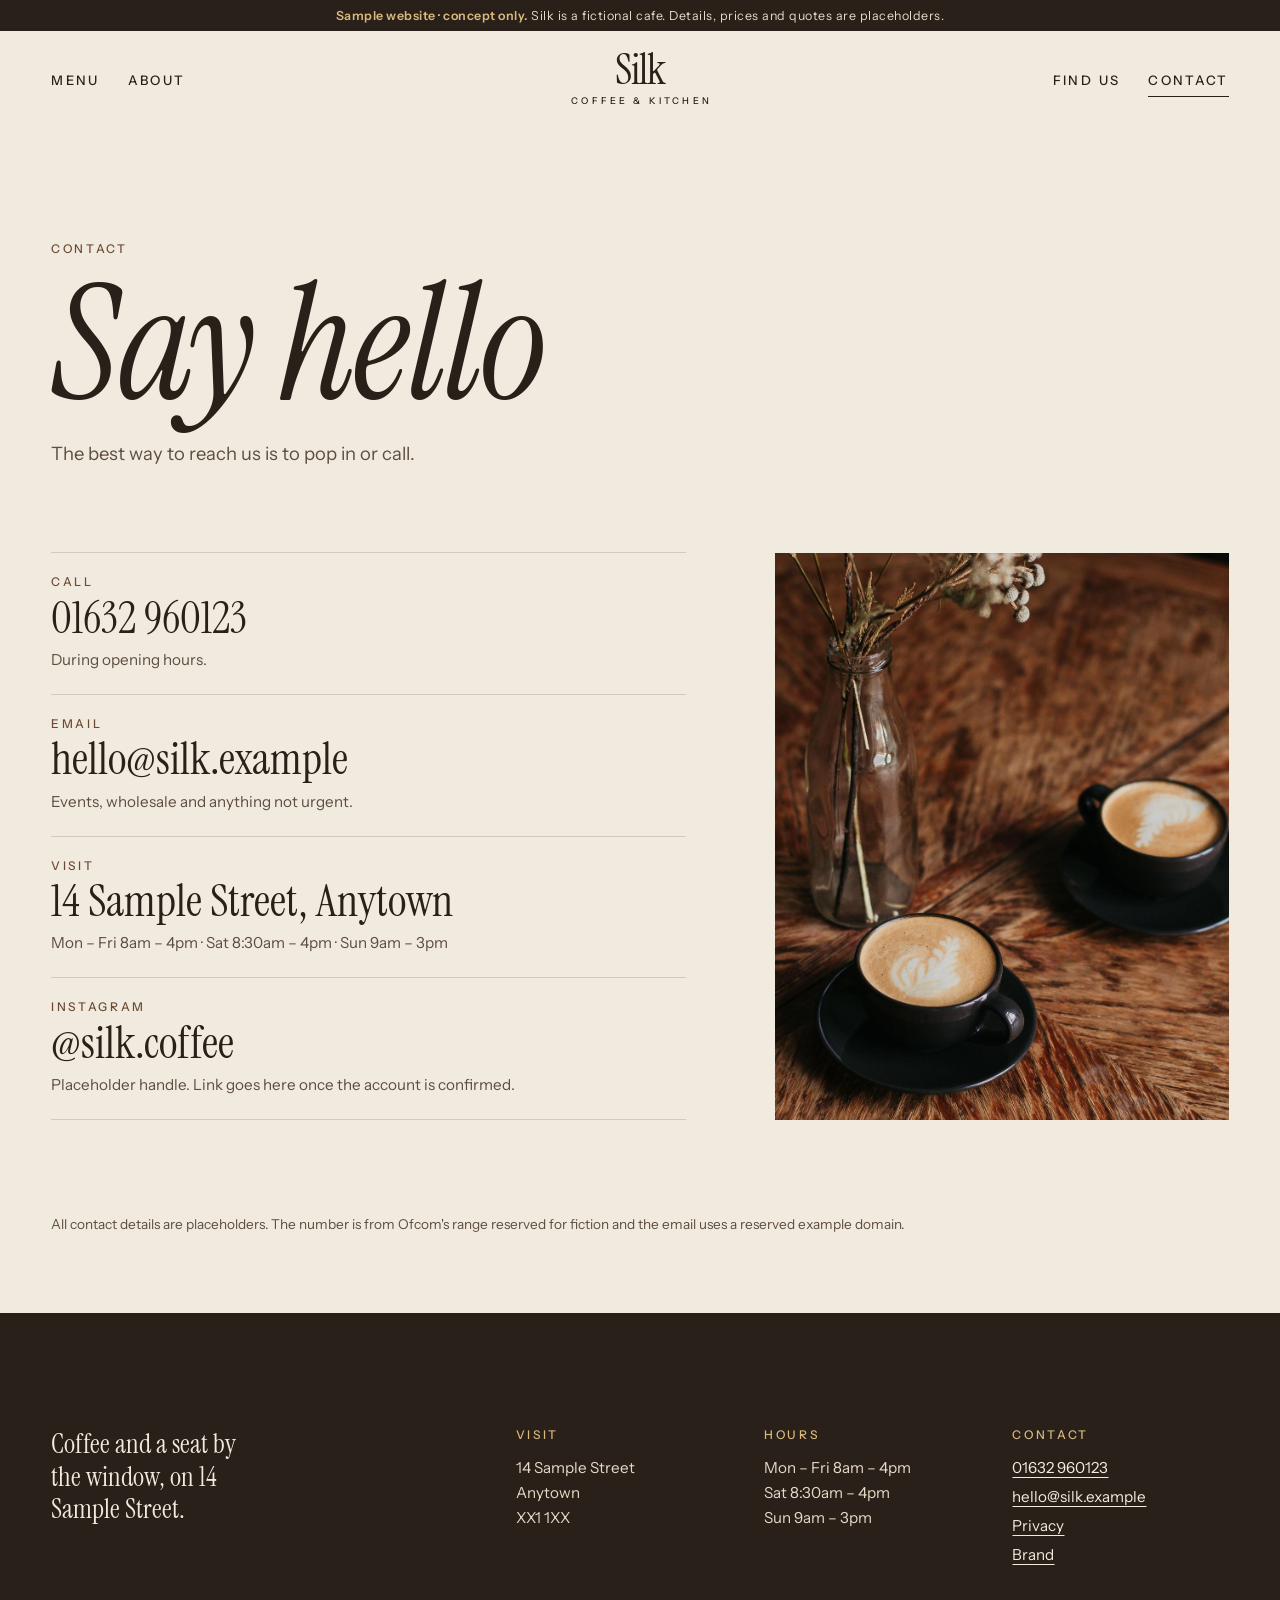
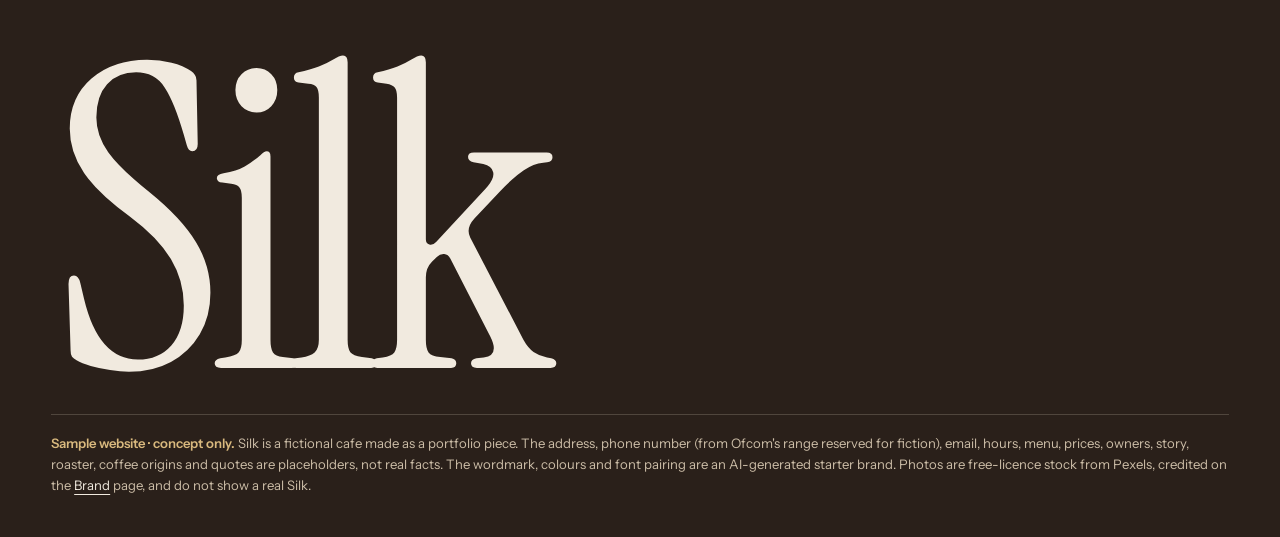
<file: contact.html>
<!doctype html>
<html lang="en-GB" class="no-js">
<head>
<meta charset="utf-8">
<meta name="viewport" content="width=device-width, initial-scale=1">
<title>Contact | Silk, Anytown (sample)</title>
<meta name="description" content="Call, email or visit Silk in Anytown. Sample concept website.">
<meta name="robots" content="noindex">
<meta name="theme-color" content="#2A201A">
<meta property="og:type" content="website">
<meta property="og:title" content="Contact | Silk, Anytown (sample)">
<meta property="og:description" content="Call, email or visit Silk in Anytown. Sample concept website.">
<meta property="og:url" content="https://johnnyheaney.github.io/silk/contact.html">
<meta property="og:image" content="https://johnnyheaney.github.io/silk/images/hero.jpg">
<link rel="canonical" href="https://johnnyheaney.github.io/silk/contact.html">
<link rel="icon" href="brand/silk-monogram.svg" type="image/svg+xml">
<link rel="preload" href="fonts/instrument-serif-latin-400-normal.woff2" as="font" type="font/woff2" crossorigin>
<link rel="preload" href="fonts/instrument-sans-latin-400-normal.woff2" as="font" type="font/woff2" crossorigin>
<link rel="stylesheet" href="css/style.css">

</head>
<body>
<a class="skip" href="#main">Skip to content</a>
<div class="sample-bar" role="note"><strong>Sample website · concept only.</strong> Silk is a fictional cafe. Details, prices and quotes are placeholders.</div>
<header class="site-header">
  <div class="header-inner">
    <nav aria-label="Main"><ul class="nav-l"><li><a href="menu.html">Menu</a></li><li><a href="about.html">About</a></li></ul></nav>
    <a class="wordmark" href="index.html" aria-label="Silk Coffee and Kitchen, home"><span class="w">Silk</span><span class="sub">Coffee &amp; Kitchen</span></a>
    <ul class="nav-r"><li><a href="find-us.html">Find us</a></li><li><a href="contact.html" aria-current="page">Contact</a></li></ul>
    <button class="menu-btn" type="button" aria-expanded="false" aria-controls="overlay">Menu</button>
  </div>
</header>
<div class="overlay" id="overlay" role="dialog" aria-modal="true" aria-label="Site menu">
  <div class="overlay-top"><a class="wordmark" href="index.html" aria-label="Silk Coffee and Kitchen, home"><span class="w">Silk</span><span class="sub">Coffee &amp; Kitchen</span></a><button type="button">Close</button></div>
  <ul><li><a href="index.html">Home</a></li><li><a href="menu.html">Menu</a></li><li><a href="about.html">About</a></li><li><a href="find-us.html">Find us</a></li><li><a href="contact.html" aria-current="page">Contact</a></li></ul>
  <p class="overlay-foot">14 Sample Street, Anytown<br><a href="tel:+441632960123">01632 960123</a></p>
</div>
<main id="main">

<div class="page-hero"><span class="label">Contact</span><h1>Say hello</h1>
<p>The best way to reach us is to pop in or call.</p></div>
<section class="contact reveal">
  <ul class="contact-lines">
    <li><span class="label">Call</span><a href="tel:+441632960123">01632 960123</a><small>During opening hours.</small></li>
    <li><span class="label">Email</span><a href="mailto:hello@silk.example">hello@silk.example</a><small>Events, wholesale and anything not urgent.</small></li>
    <li><span class="label">Visit</span><a href="find-us.html">14 Sample Street, Anytown</a><small>Mon – Fri 8am – 4pm · Sat 8:30am – 4pm · Sun 9am – 3pm</small></li>
    <li><span class="label">Instagram</span><span class="val">@silk.coffee</span><small>Placeholder handle. Link goes here once the account is confirmed.</small></li>
  </ul>
  <figure class="img "><img src="images/contact.jpg" alt="Two cappuccinos on a wooden table with dried flowers" width="1067" height="1600" loading="lazy" decoding="async"></figure>
</section>
<p class="pad" style="font-size:.85rem;color:var(--ink-soft);margin-top:-48px;padding-bottom:64px">All contact details are placeholders. The number is from Ofcom's range reserved for fiction and the email uses a reserved example domain.</p>

</main>
<footer class="site-footer">
  <div class="foot-cols">
    <div><p class="lead">Coffee and a seat by the window, on 14 Sample Street.</p></div>
    <div><span class="label">Visit</span><p>14 Sample Street<br>Anytown<br>XX1 1XX</p></div>
    <div><span class="label">Hours</span><p>Mon – Fri 8am – 4pm<br>Sat 8:30am – 4pm<br>Sun 9am – 3pm</p></div>
    <div><span class="label">Contact</span><ul><li><a href="tel:+441632960123">01632 960123</a></li><li><a href="mailto:hello@silk.example">hello@silk.example</a></li><li><a href="privacy.html">Privacy</a></li><li><a href="brand.html">Brand</a></li></ul></div>
  </div>
  <span class="foot-mark" aria-hidden="true">Silk</span>
  <p class="foot-note"><strong>Sample website · concept only.</strong> Silk is a fictional cafe made as a portfolio piece. The address, phone number (from Ofcom's range reserved for fiction), email, hours, menu, prices, owners, story, roaster, coffee origins and quotes are placeholders, not real facts. The wordmark, colours and font pairing are an AI-generated starter brand. Photos are free-licence stock from Pexels, credited on the <a href="brand.html#photos">Brand</a> page, and do not show a real Silk.</p>
</footer>
<script src="js/main.js" defer></script>
</body>
</html>
</file>
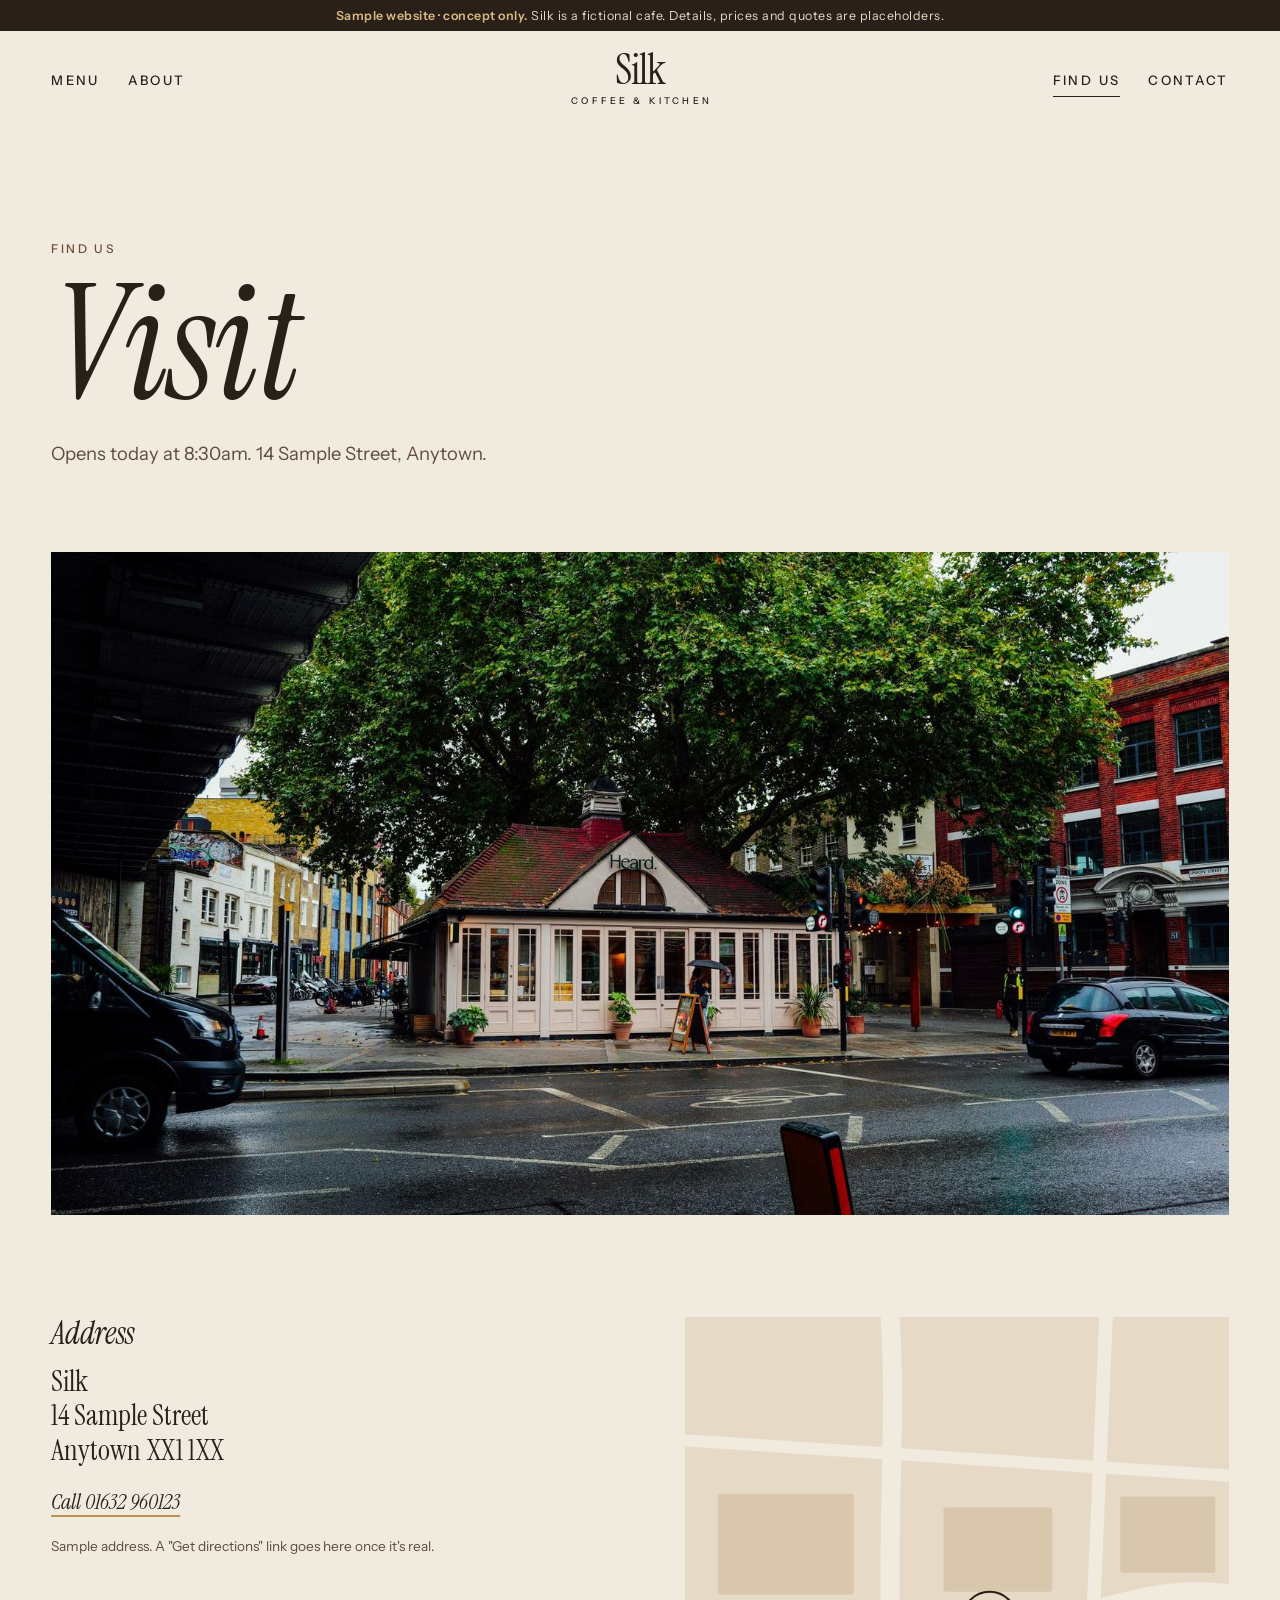
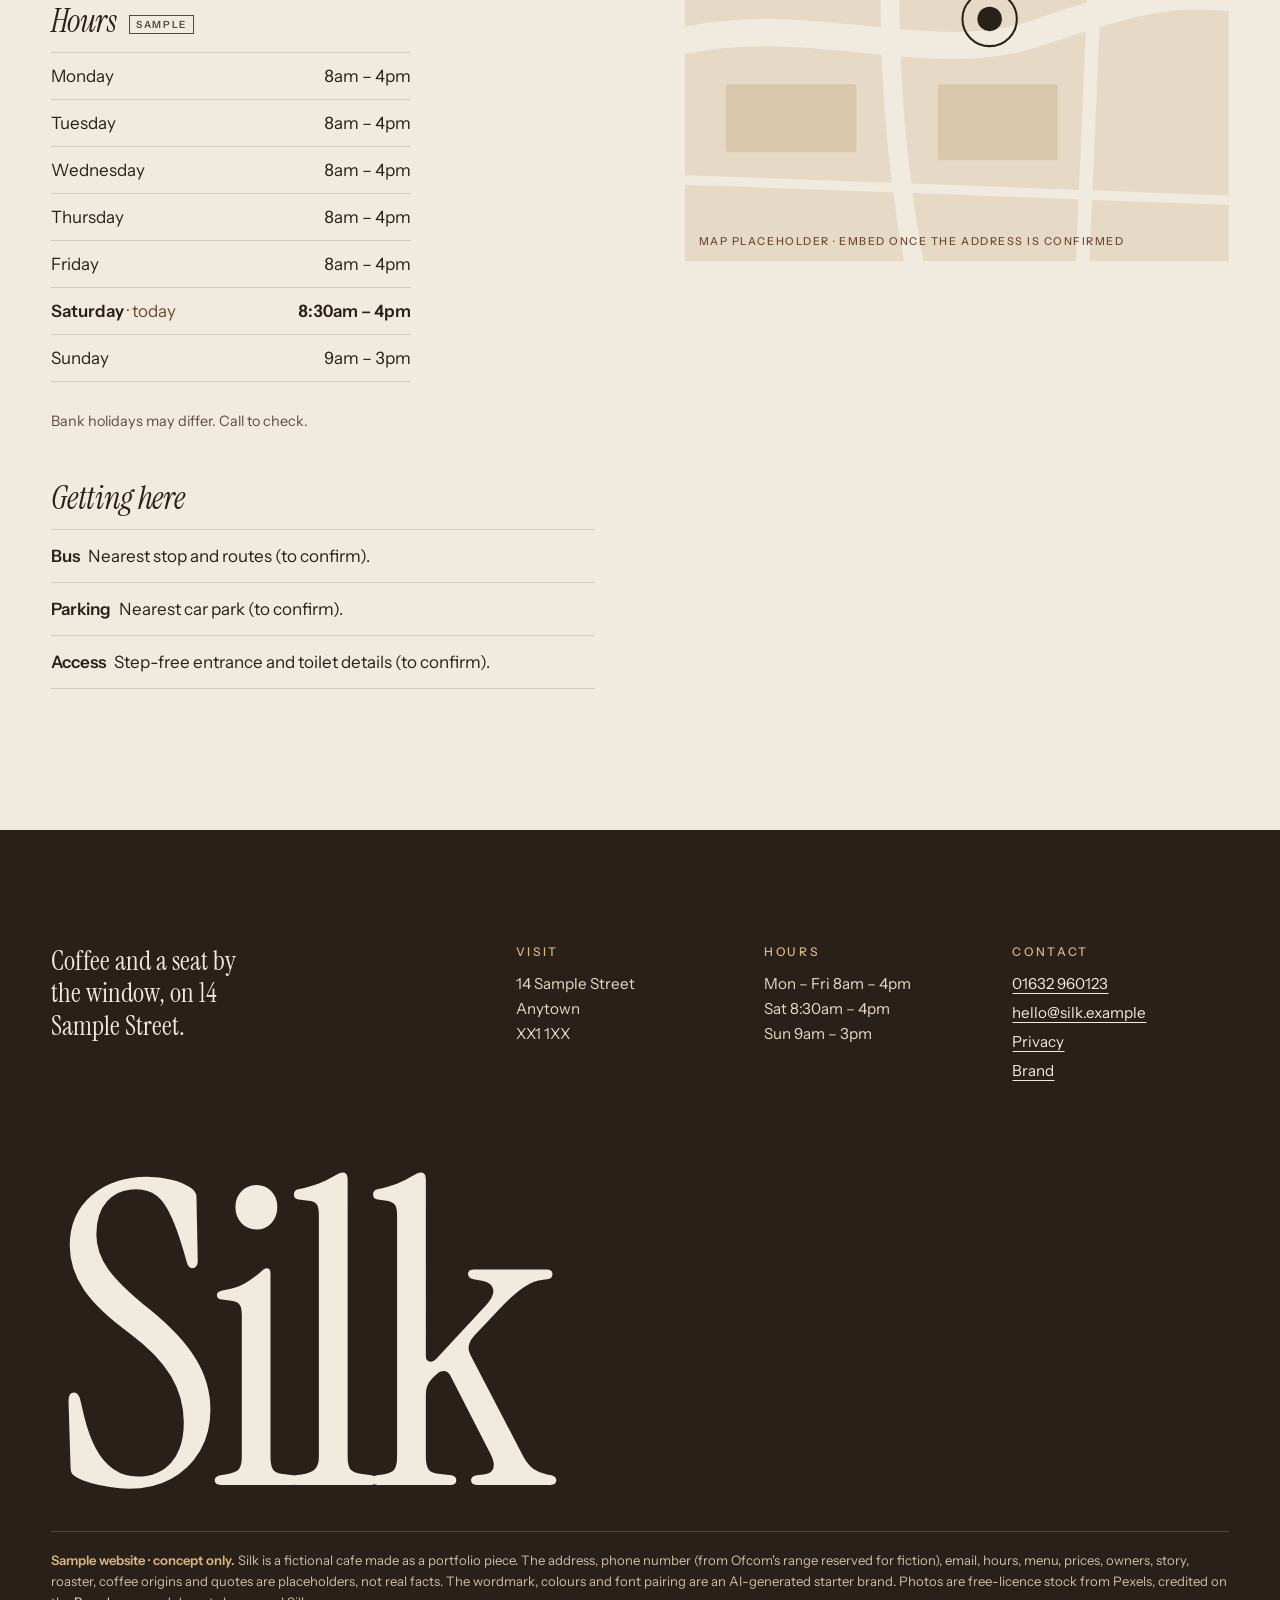
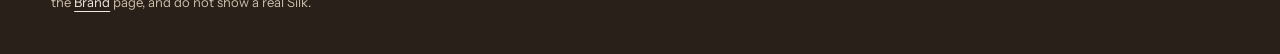
<file: find-us.html>
<!doctype html>
<html lang="en-GB" class="no-js">
<head>
<meta charset="utf-8">
<meta name="viewport" content="width=device-width, initial-scale=1">
<title>Find us | Silk, Anytown (sample)</title>
<meta name="description" content="Opening hours, address and directions for Silk in Anytown. Sample concept website.">
<meta name="robots" content="noindex">
<meta name="theme-color" content="#2A201A">
<meta property="og:type" content="website">
<meta property="og:title" content="Find us | Silk, Anytown (sample)">
<meta property="og:description" content="Opening hours, address and directions for Silk in Anytown. Sample concept website.">
<meta property="og:url" content="https://johnnyheaney.github.io/silk/find-us.html">
<meta property="og:image" content="https://johnnyheaney.github.io/silk/images/hero.jpg">
<link rel="canonical" href="https://johnnyheaney.github.io/silk/find-us.html">
<link rel="icon" href="brand/silk-monogram.svg" type="image/svg+xml">
<link rel="preload" href="fonts/instrument-serif-latin-400-normal.woff2" as="font" type="font/woff2" crossorigin>
<link rel="preload" href="fonts/instrument-sans-latin-400-normal.woff2" as="font" type="font/woff2" crossorigin>
<link rel="stylesheet" href="css/style.css">
<script type="application/ld+json">{"@context": "https://schema.org", "@type": "CafeOrCoffeeShop", "name": "Silk (sample concept)", "description": "SAMPLE DATA for a fictional cafe. Replace with confirmed details before launch.", "telephone": "01632 960123", "email": "hello@silk.example", "address": {"@type": "PostalAddress", "streetAddress": "14 Sample Street", "addressLocality": "Anytown", "postalCode": "XX1 1XX", "addressCountry": "GB"}, "openingHoursSpecification": [{"@type": "OpeningHoursSpecification", "dayOfWeek": ["Monday", "Tuesday", "Wednesday", "Thursday", "Friday"], "opens": "08:00", "closes": "16:00"}, {"@type": "OpeningHoursSpecification", "dayOfWeek": "Saturday", "opens": "08:30", "closes": "16:00"}, {"@type": "OpeningHoursSpecification", "dayOfWeek": "Sunday", "opens": "09:00", "closes": "15:00"}]}</script>
</head>
<body>
<a class="skip" href="#main">Skip to content</a>
<div class="sample-bar" role="note"><strong>Sample website · concept only.</strong> Silk is a fictional cafe. Details, prices and quotes are placeholders.</div>
<header class="site-header">
  <div class="header-inner">
    <nav aria-label="Main"><ul class="nav-l"><li><a href="menu.html">Menu</a></li><li><a href="about.html">About</a></li></ul></nav>
    <a class="wordmark" href="index.html" aria-label="Silk Coffee and Kitchen, home"><span class="w">Silk</span><span class="sub">Coffee &amp; Kitchen</span></a>
    <ul class="nav-r"><li><a href="find-us.html" aria-current="page">Find us</a></li><li><a href="contact.html">Contact</a></li></ul>
    <button class="menu-btn" type="button" aria-expanded="false" aria-controls="overlay">Menu</button>
  </div>
</header>
<div class="overlay" id="overlay" role="dialog" aria-modal="true" aria-label="Site menu">
  <div class="overlay-top"><a class="wordmark" href="index.html" aria-label="Silk Coffee and Kitchen, home"><span class="w">Silk</span><span class="sub">Coffee &amp; Kitchen</span></a><button type="button">Close</button></div>
  <ul><li><a href="index.html">Home</a></li><li><a href="menu.html">Menu</a></li><li><a href="about.html">About</a></li><li><a href="find-us.html" aria-current="page">Find us</a></li><li><a href="contact.html">Contact</a></li></ul>
  <p class="overlay-foot">14 Sample Street, Anytown<br><a href="tel:+441632960123">01632 960123</a></p>
</div>
<main id="main">

<div class="page-hero"><span class="label">Find us</span><h1>Visit</h1>
<p><span data-open>Open daily</span>. 14 Sample Street, Anytown.</p></div>
<figure class="img wide-img"><img src="images/find-wide.jpg" alt="A small cafe on a street corner after rain" width="1600" height="1065" loading="lazy" decoding="async"></figure>
<div style="height:clamp(56px,8vw,110px)"></div>
<section class="findus reveal">
  <div>
    <div class="block"><h2>Address</h2><address>Silk<br>14 Sample Street<br>Anytown XX1 1XX</address>
      <div class="links"><a class="text-link" href="tel:+441632960123">Call 01632 960123</a></div>
      <p style="margin-top:14px;font-size:.85rem;color:var(--ink-soft)">Sample address. A "Get directions" link goes here once it's real.</p></div>
    <div class="block"><h2>Hours <span class="sample-tag" style="font-style:normal">Sample</span></h2><ul class="hours"><li data-day="1"><span>Monday</span><span>8am – 4pm</span></li><li data-day="2"><span>Tuesday</span><span>8am – 4pm</span></li><li data-day="3"><span>Wednesday</span><span>8am – 4pm</span></li><li data-day="4"><span>Thursday</span><span>8am – 4pm</span></li><li data-day="5"><span>Friday</span><span>8am – 4pm</span></li><li data-day="6"><span>Saturday</span><span>8:30am – 4pm</span></li><li data-day="0"><span>Sunday</span><span>9am – 3pm</span></li></ul>
      <p style="font-size:.9rem;color:var(--ink-soft)">Bank holidays may differ. Call to check.</p></div>
    <div class="block"><h2>Getting here</h2><ul class="getting">
      <li><strong>Bus</strong>Nearest stop and routes (to confirm).</li>
      <li><strong>Parking</strong>Nearest car park (to confirm).</li>
      <li><strong>Access</strong>Step-free entrance and toilet details (to confirm).</li></ul></div>
  </div>
  <div class="map" role="img" aria-label="Map placeholder"><svg viewBox="0 0 400 400" preserveAspectRatio="xMidYMid slice" aria-hidden="true" focusable="false">
<rect width="400" height="400" fill="#E6D9C5"/>
<g fill="none" stroke="#F1EADF" stroke-linecap="round">
<path d="M-10 240 C90 215 180 260 260 232 S370 200 420 210" stroke-width="20"/>
<path d="M150 -10 C160 110 135 230 170 410" stroke-width="14"/>
<path d="M310 -10 L292 410" stroke-width="10"/><path d="M-10 90 L420 118" stroke-width="9"/><path d="M-10 340 L420 356" stroke-width="7"/></g>
<g fill="#D8C7AD"><rect x="190" y="140" width="80" height="62" rx="2"/><rect x="24" y="130" width="100" height="74" rx="2"/>
<rect x="320" y="132" width="70" height="56" rx="2"/><rect x="186" y="270" width="88" height="56" rx="2"/><rect x="30" y="270" width="96" height="50" rx="2"/></g>
<circle cx="224" cy="222" r="9" fill="#2A201A"/><circle cx="224" cy="222" r="20" fill="none" stroke="#2A201A" stroke-width="1.5"/>
</svg><p>Map placeholder · embed once the address is confirmed</p></div>
</section>

</main>
<footer class="site-footer">
  <div class="foot-cols">
    <div><p class="lead">Coffee and a seat by the window, on 14 Sample Street.</p></div>
    <div><span class="label">Visit</span><p>14 Sample Street<br>Anytown<br>XX1 1XX</p></div>
    <div><span class="label">Hours</span><p>Mon – Fri 8am – 4pm<br>Sat 8:30am – 4pm<br>Sun 9am – 3pm</p></div>
    <div><span class="label">Contact</span><ul><li><a href="tel:+441632960123">01632 960123</a></li><li><a href="mailto:hello@silk.example">hello@silk.example</a></li><li><a href="privacy.html">Privacy</a></li><li><a href="brand.html">Brand</a></li></ul></div>
  </div>
  <span class="foot-mark" aria-hidden="true">Silk</span>
  <p class="foot-note"><strong>Sample website · concept only.</strong> Silk is a fictional cafe made as a portfolio piece. The address, phone number (from Ofcom's range reserved for fiction), email, hours, menu, prices, owners, story, roaster, coffee origins and quotes are placeholders, not real facts. The wordmark, colours and font pairing are an AI-generated starter brand. Photos are free-licence stock from Pexels, credited on the <a href="brand.html#photos">Brand</a> page, and do not show a real Silk.</p>
</footer>
<script src="js/main.js" defer></script>
</body>
</html>
</file>
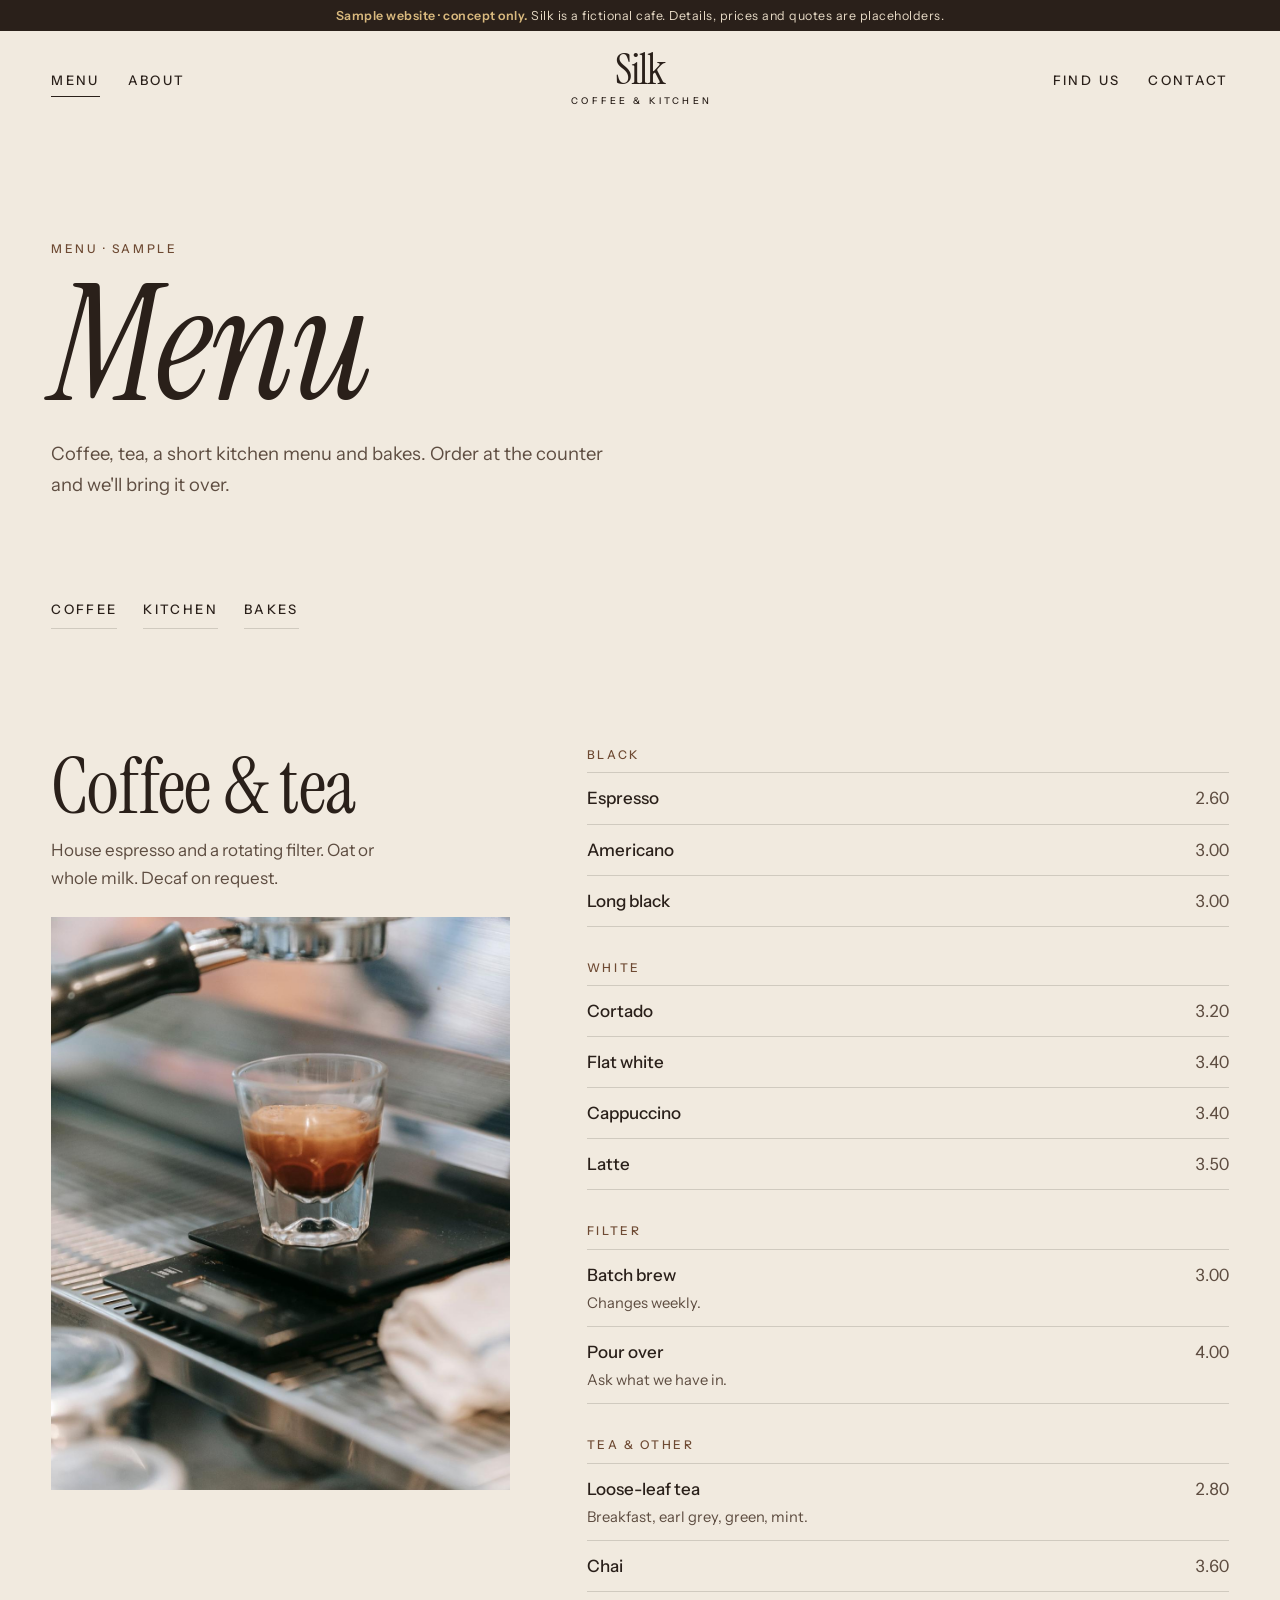
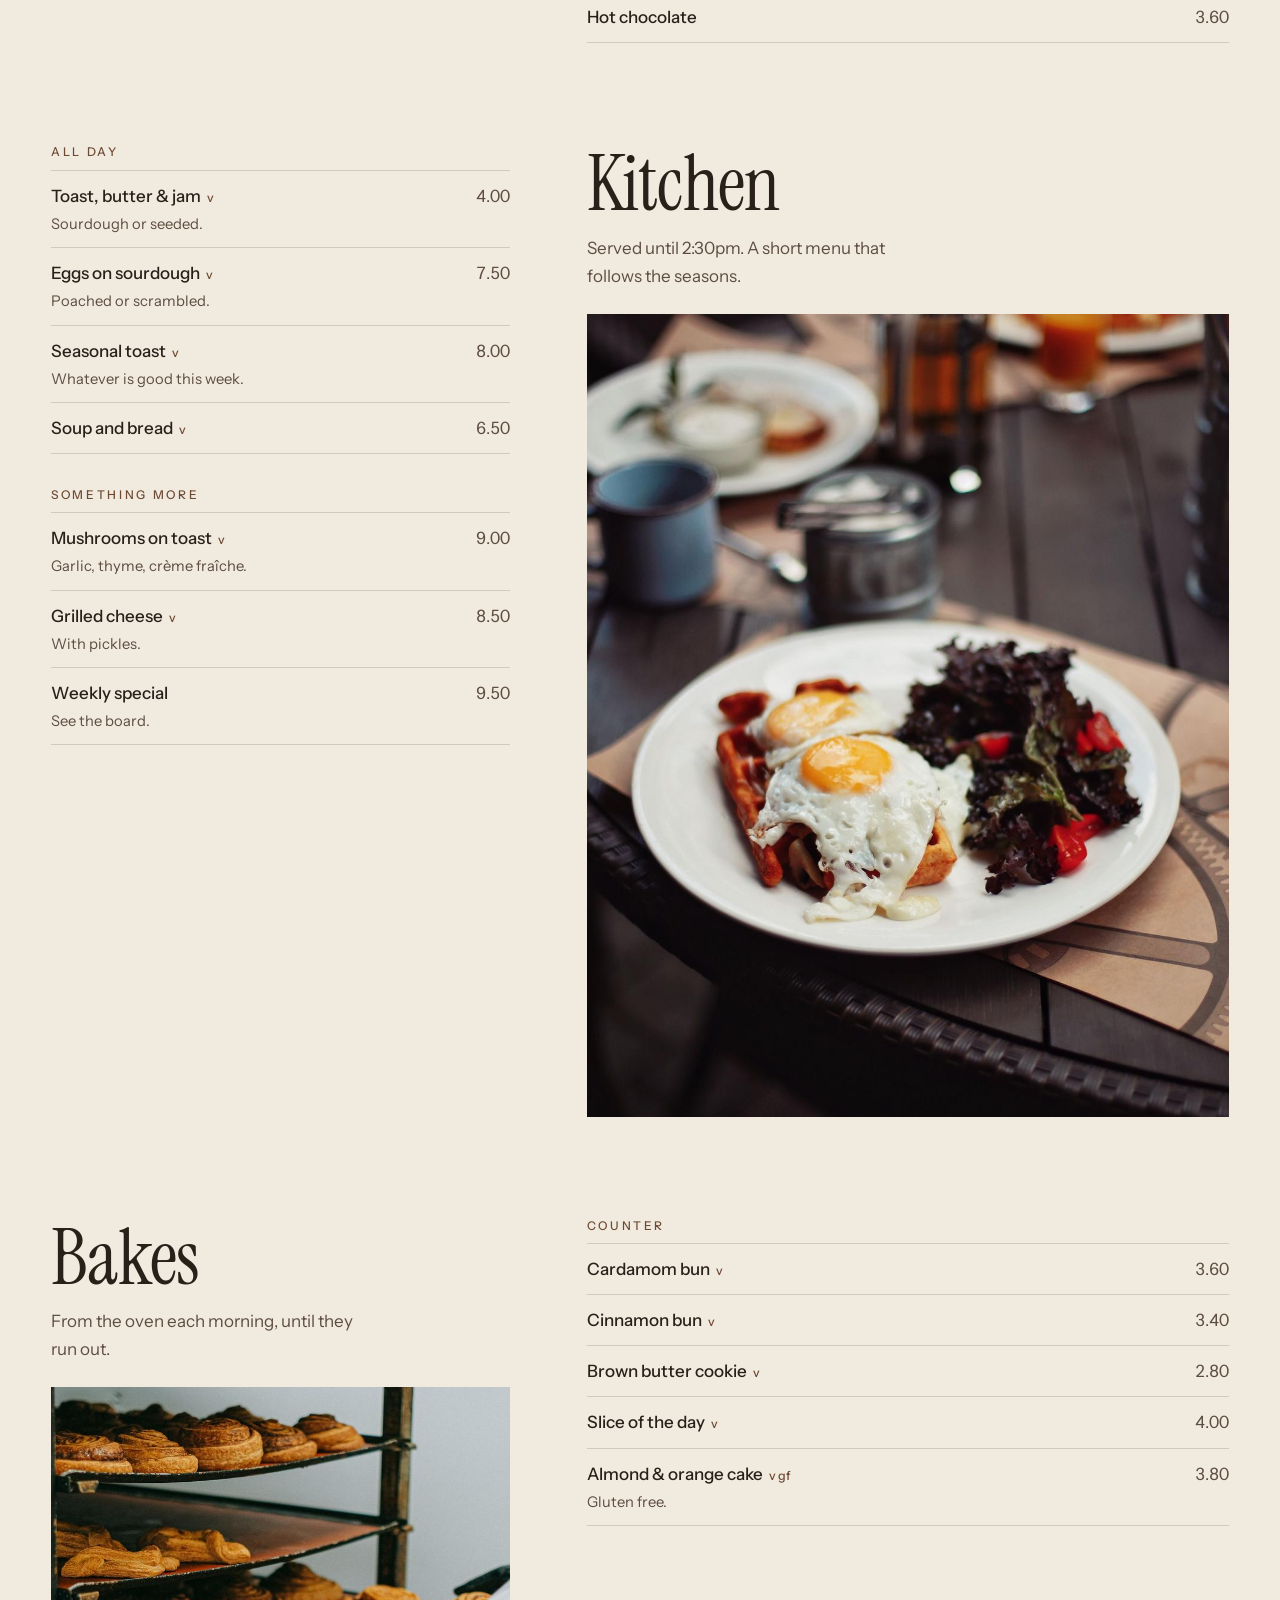
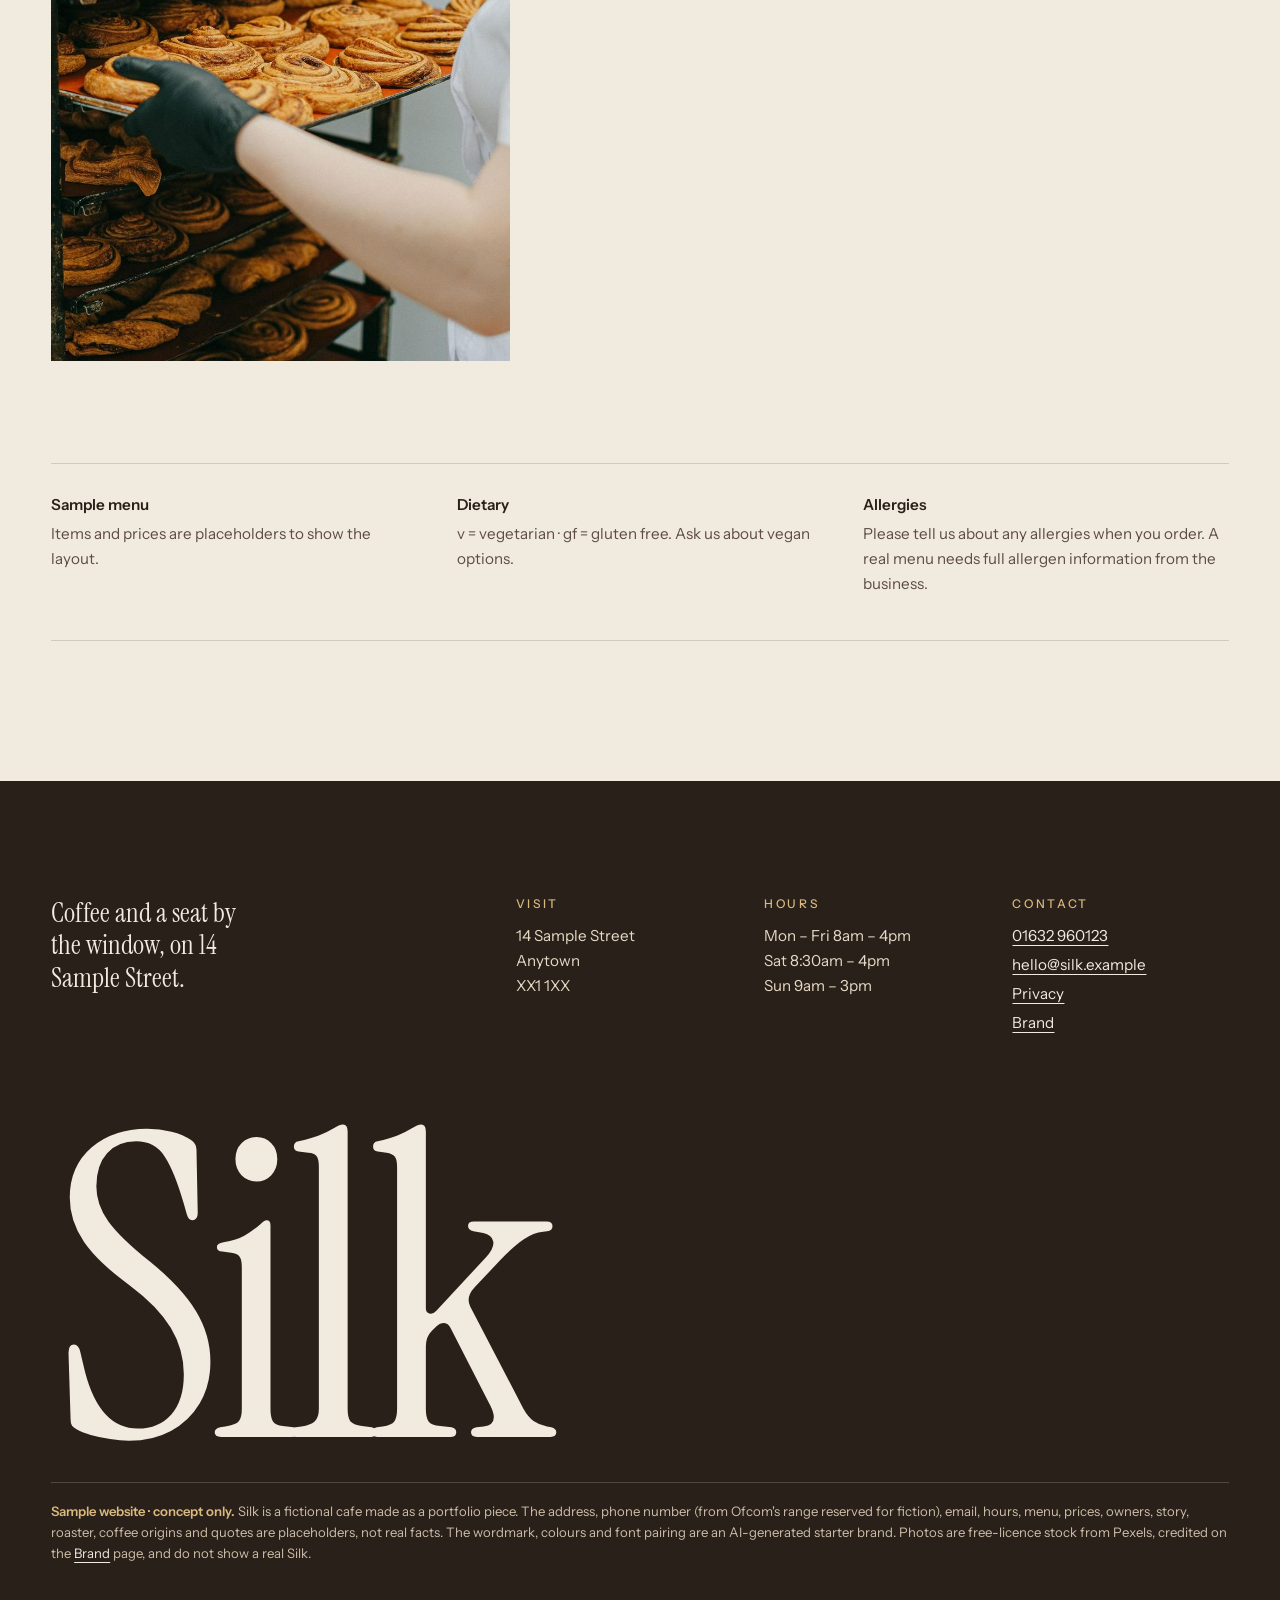
<file: menu.html>
<!doctype html>
<html lang="en-GB" class="no-js">
<head>
<meta charset="utf-8">
<meta name="viewport" content="width=device-width, initial-scale=1">
<title>Menu | Silk, Anytown (sample)</title>
<meta name="description" content="Coffee, tea, a short seasonal kitchen menu and bakes at Silk in Anytown. Sample menu.">
<meta name="robots" content="noindex">
<meta name="theme-color" content="#2A201A">
<meta property="og:type" content="website">
<meta property="og:title" content="Menu | Silk, Anytown (sample)">
<meta property="og:description" content="Coffee, tea, a short seasonal kitchen menu and bakes at Silk in Anytown. Sample menu.">
<meta property="og:url" content="https://johnnyheaney.github.io/silk/menu.html">
<meta property="og:image" content="https://johnnyheaney.github.io/silk/images/hero.jpg">
<link rel="canonical" href="https://johnnyheaney.github.io/silk/menu.html">
<link rel="icon" href="brand/silk-monogram.svg" type="image/svg+xml">
<link rel="preload" href="fonts/instrument-serif-latin-400-normal.woff2" as="font" type="font/woff2" crossorigin>
<link rel="preload" href="fonts/instrument-sans-latin-400-normal.woff2" as="font" type="font/woff2" crossorigin>
<link rel="stylesheet" href="css/style.css">

</head>
<body>
<a class="skip" href="#main">Skip to content</a>
<div class="sample-bar" role="note"><strong>Sample website · concept only.</strong> Silk is a fictional cafe. Details, prices and quotes are placeholders.</div>
<header class="site-header">
  <div class="header-inner">
    <nav aria-label="Main"><ul class="nav-l"><li><a href="menu.html" aria-current="page">Menu</a></li><li><a href="about.html">About</a></li></ul></nav>
    <a class="wordmark" href="index.html" aria-label="Silk Coffee and Kitchen, home"><span class="w">Silk</span><span class="sub">Coffee &amp; Kitchen</span></a>
    <ul class="nav-r"><li><a href="find-us.html">Find us</a></li><li><a href="contact.html">Contact</a></li></ul>
    <button class="menu-btn" type="button" aria-expanded="false" aria-controls="overlay">Menu</button>
  </div>
</header>
<div class="overlay" id="overlay" role="dialog" aria-modal="true" aria-label="Site menu">
  <div class="overlay-top"><a class="wordmark" href="index.html" aria-label="Silk Coffee and Kitchen, home"><span class="w">Silk</span><span class="sub">Coffee &amp; Kitchen</span></a><button type="button">Close</button></div>
  <ul><li><a href="index.html">Home</a></li><li><a href="menu.html" aria-current="page">Menu</a></li><li><a href="about.html">About</a></li><li><a href="find-us.html">Find us</a></li><li><a href="contact.html">Contact</a></li></ul>
  <p class="overlay-foot">14 Sample Street, Anytown<br><a href="tel:+441632960123">01632 960123</a></p>
</div>
<main id="main">

<div class="page-hero"><span class="label">Menu · sample</span><h1>Menu</h1>
<p>Coffee, tea, a short kitchen menu and bakes. Order at the counter and we'll bring it over.</p></div>
<ul class="menu-jump" aria-label="Menu sections"><li><a href="#coffee">Coffee</a></li><li><a href="#kitchen">Kitchen</a></li><li><a href="#bakes">Bakes</a></li></ul>
<section class="menu-sec" id="coffee" aria-labelledby="coffee-h">
  <div class="side"><h2 id="coffee-h">Coffee &amp; tea</h2><p>House espresso and a rotating filter. Oat or whole milk. Decaf on request.</p><figure class="img "><img src="images/menu-coffee.jpg" alt="Espresso pouring from the machine" width="1067" height="1600" loading="lazy" decoding="async"></figure></div>
  <div><p class="sub-h">Black</p><ul class="list"><li><span class="n">Espresso</span><span class="p">2.60</span></li><li><span class="n">Americano</span><span class="p">3.00</span></li><li><span class="n">Long black</span><span class="p">3.00</span></li></ul><p class="sub-h">White</p><ul class="list"><li><span class="n">Cortado</span><span class="p">3.20</span></li><li><span class="n">Flat white</span><span class="p">3.40</span></li><li><span class="n">Cappuccino</span><span class="p">3.40</span></li><li><span class="n">Latte</span><span class="p">3.50</span></li></ul><p class="sub-h">Filter</p><ul class="list"><li><span class="n">Batch brew</span><span class="p">3.00</span><span class="d">Changes weekly.</span></li><li><span class="n">Pour over</span><span class="p">4.00</span><span class="d">Ask what we have in.</span></li></ul><p class="sub-h">Tea &amp; other</p><ul class="list"><li><span class="n">Loose-leaf tea</span><span class="p">2.80</span><span class="d">Breakfast, earl grey, green, mint.</span></li><li><span class="n">Chai</span><span class="p">3.60</span></li><li><span class="n">Hot chocolate</span><span class="p">3.60</span></li></ul></div>
</section>
<section class="menu-sec flip" id="kitchen" aria-labelledby="kitchen-h">
  <div class="side"><h2 id="kitchen-h">Kitchen</h2><p>Served until 2:30pm. A short menu that follows the seasons.</p><figure class="img "><img src="images/menu-kitchen.jpg" alt="A brunch plate on a wooden table" width="1067" height="1600" loading="lazy" decoding="async"></figure></div>
  <div><p class="sub-h">All day</p><ul class="list"><li><span class="n">Toast, butter &amp; jam<span class="v">v</span></span><span class="p">4.00</span><span class="d">Sourdough or seeded.</span></li><li><span class="n">Eggs on sourdough<span class="v">v</span></span><span class="p">7.50</span><span class="d">Poached or scrambled.</span></li><li><span class="n">Seasonal toast<span class="v">v</span></span><span class="p">8.00</span><span class="d">Whatever is good this week.</span></li><li><span class="n">Soup and bread<span class="v">v</span></span><span class="p">6.50</span></li></ul><p class="sub-h">Something more</p><ul class="list"><li><span class="n">Mushrooms on toast<span class="v">v</span></span><span class="p">9.00</span><span class="d">Garlic, thyme, crème fraîche.</span></li><li><span class="n">Grilled cheese<span class="v">v</span></span><span class="p">8.50</span><span class="d">With pickles.</span></li><li><span class="n">Weekly special</span><span class="p">9.50</span><span class="d">See the board.</span></li></ul></div>
</section>
<section class="menu-sec" id="bakes" aria-labelledby="bakes-h">
  <div class="side"><h2 id="bakes-h">Bakes</h2><p>From the oven each morning, until they run out.</p><figure class="img "><img src="images/menu-bakes.jpg" alt="A tray of fresh cinnamon buns going onto the rack" width="1600" height="1066" loading="lazy" decoding="async"></figure></div>
  <div><p class="sub-h">Counter</p><ul class="list"><li><span class="n">Cardamom bun<span class="v">v</span></span><span class="p">3.60</span></li><li><span class="n">Cinnamon bun<span class="v">v</span></span><span class="p">3.40</span></li><li><span class="n">Brown butter cookie<span class="v">v</span></span><span class="p">2.80</span></li><li><span class="n">Slice of the day<span class="v">v</span></span><span class="p">4.00</span></li><li><span class="n">Almond &amp; orange cake<span class="v">v gf</span></span><span class="p">3.80</span><span class="d">Gluten free.</span></li></ul></div>
</section>
<div class="notes">
  <p><strong>Sample menu</strong>Items and prices are placeholders to show the layout.</p>
  <p><strong>Dietary</strong>v = vegetarian · gf = gluten free. Ask us about vegan options.</p>
  <p><strong>Allergies</strong>Please tell us about any allergies when you order. A real menu needs full allergen information from the business.</p>
</div>
<div style="height:clamp(80px,11vw,150px)"></div>

</main>
<footer class="site-footer">
  <div class="foot-cols">
    <div><p class="lead">Coffee and a seat by the window, on 14 Sample Street.</p></div>
    <div><span class="label">Visit</span><p>14 Sample Street<br>Anytown<br>XX1 1XX</p></div>
    <div><span class="label">Hours</span><p>Mon – Fri 8am – 4pm<br>Sat 8:30am – 4pm<br>Sun 9am – 3pm</p></div>
    <div><span class="label">Contact</span><ul><li><a href="tel:+441632960123">01632 960123</a></li><li><a href="mailto:hello@silk.example">hello@silk.example</a></li><li><a href="privacy.html">Privacy</a></li><li><a href="brand.html">Brand</a></li></ul></div>
  </div>
  <span class="foot-mark" aria-hidden="true">Silk</span>
  <p class="foot-note"><strong>Sample website · concept only.</strong> Silk is a fictional cafe made as a portfolio piece. The address, phone number (from Ofcom's range reserved for fiction), email, hours, menu, prices, owners, story, roaster, coffee origins and quotes are placeholders, not real facts. The wordmark, colours and font pairing are an AI-generated starter brand. Photos are free-licence stock from Pexels, credited on the <a href="brand.html#photos">Brand</a> page, and do not show a real Silk.</p>
</footer>
<script src="js/main.js" defer></script>
</body>
</html>
</file>
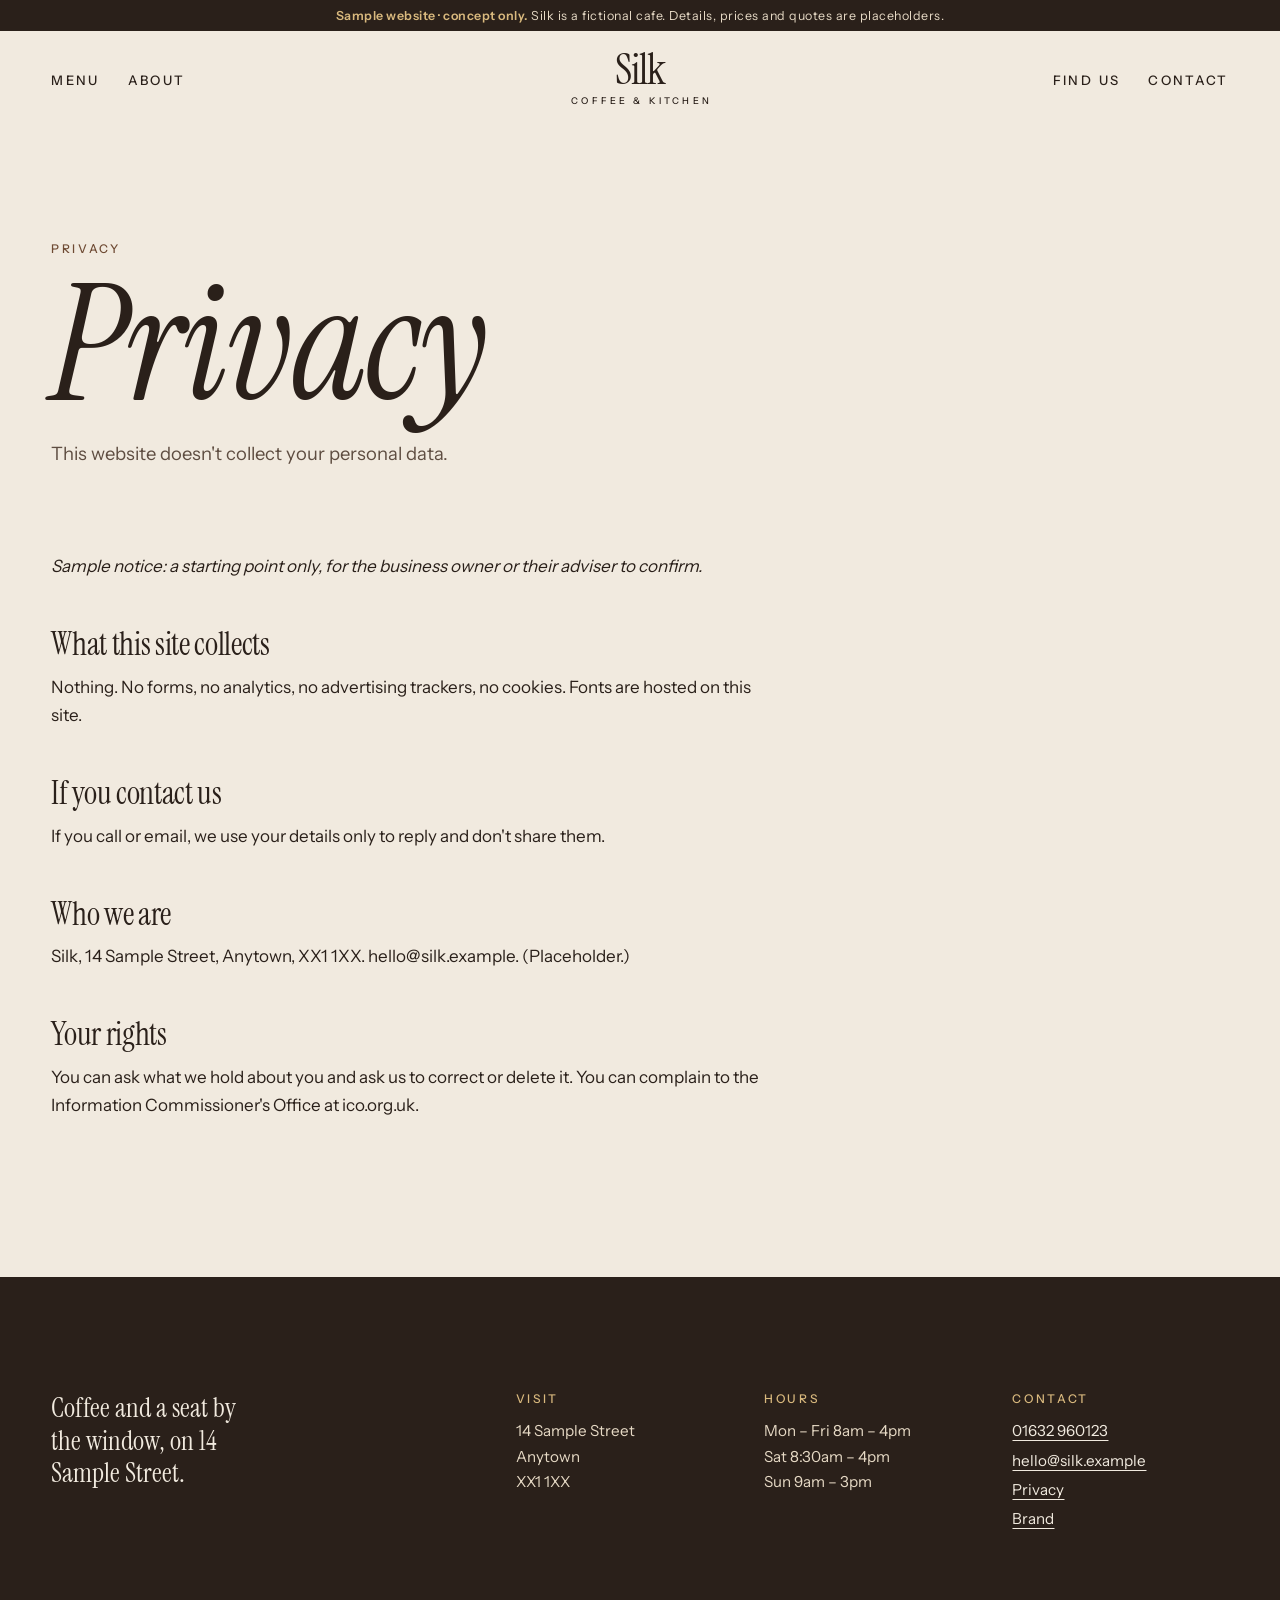
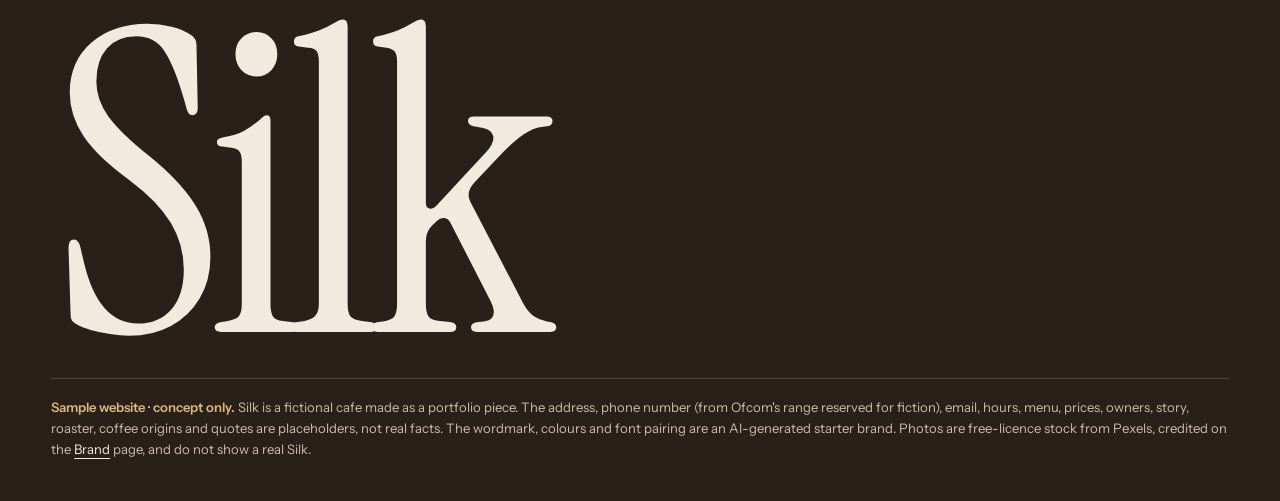
<file: privacy.html>
<!doctype html>
<html lang="en-GB" class="no-js">
<head>
<meta charset="utf-8">
<meta name="viewport" content="width=device-width, initial-scale=1">
<title>Privacy | Silk (sample)</title>
<meta name="description" content="Privacy notice for the Silk sample website.">
<meta name="robots" content="noindex">
<meta name="theme-color" content="#2A201A">
<meta property="og:type" content="website">
<meta property="og:title" content="Privacy | Silk (sample)">
<meta property="og:description" content="Privacy notice for the Silk sample website.">
<meta property="og:url" content="https://johnnyheaney.github.io/silk/privacy.html">
<meta property="og:image" content="https://johnnyheaney.github.io/silk/images/hero.jpg">
<link rel="canonical" href="https://johnnyheaney.github.io/silk/privacy.html">
<link rel="icon" href="brand/silk-monogram.svg" type="image/svg+xml">
<link rel="preload" href="fonts/instrument-serif-latin-400-normal.woff2" as="font" type="font/woff2" crossorigin>
<link rel="preload" href="fonts/instrument-sans-latin-400-normal.woff2" as="font" type="font/woff2" crossorigin>
<link rel="stylesheet" href="css/style.css">

</head>
<body>
<a class="skip" href="#main">Skip to content</a>
<div class="sample-bar" role="note"><strong>Sample website · concept only.</strong> Silk is a fictional cafe. Details, prices and quotes are placeholders.</div>
<header class="site-header">
  <div class="header-inner">
    <nav aria-label="Main"><ul class="nav-l"><li><a href="menu.html">Menu</a></li><li><a href="about.html">About</a></li></ul></nav>
    <a class="wordmark" href="index.html" aria-label="Silk Coffee and Kitchen, home"><span class="w">Silk</span><span class="sub">Coffee &amp; Kitchen</span></a>
    <ul class="nav-r"><li><a href="find-us.html">Find us</a></li><li><a href="contact.html">Contact</a></li></ul>
    <button class="menu-btn" type="button" aria-expanded="false" aria-controls="overlay">Menu</button>
  </div>
</header>
<div class="overlay" id="overlay" role="dialog" aria-modal="true" aria-label="Site menu">
  <div class="overlay-top"><a class="wordmark" href="index.html" aria-label="Silk Coffee and Kitchen, home"><span class="w">Silk</span><span class="sub">Coffee &amp; Kitchen</span></a><button type="button">Close</button></div>
  <ul><li><a href="index.html">Home</a></li><li><a href="menu.html">Menu</a></li><li><a href="about.html">About</a></li><li><a href="find-us.html">Find us</a></li><li><a href="contact.html">Contact</a></li></ul>
  <p class="overlay-foot">14 Sample Street, Anytown<br><a href="tel:+441632960123">01632 960123</a></p>
</div>
<main id="main">

<div class="page-hero"><span class="label">Privacy</span><h1>Privacy</h1><p>This website doesn't collect your personal data.</p></div>
<div class="plain">
  <p><em>Sample notice: a starting point only, for the business owner or their adviser to confirm.</em></p>
  <h2>What this site collects</h2><p>Nothing. No forms, no analytics, no advertising trackers, no cookies. Fonts are hosted on this site.</p>
  <h2>If you contact us</h2><p>If you call or email, we use your details only to reply and don't share them.</p>
  <h2>Who we are</h2><p>Silk, 14 Sample Street, Anytown, XX1 1XX. hello@silk.example. (Placeholder.)</p>
  <h2>Your rights</h2><p>You can ask what we hold about you and ask us to correct or delete it. You can complain to the Information Commissioner's Office at ico.org.uk.</p>
</div>

</main>
<footer class="site-footer">
  <div class="foot-cols">
    <div><p class="lead">Coffee and a seat by the window, on 14 Sample Street.</p></div>
    <div><span class="label">Visit</span><p>14 Sample Street<br>Anytown<br>XX1 1XX</p></div>
    <div><span class="label">Hours</span><p>Mon – Fri 8am – 4pm<br>Sat 8:30am – 4pm<br>Sun 9am – 3pm</p></div>
    <div><span class="label">Contact</span><ul><li><a href="tel:+441632960123">01632 960123</a></li><li><a href="mailto:hello@silk.example">hello@silk.example</a></li><li><a href="privacy.html">Privacy</a></li><li><a href="brand.html">Brand</a></li></ul></div>
  </div>
  <span class="foot-mark" aria-hidden="true">Silk</span>
  <p class="foot-note"><strong>Sample website · concept only.</strong> Silk is a fictional cafe made as a portfolio piece. The address, phone number (from Ofcom's range reserved for fiction), email, hours, menu, prices, owners, story, roaster, coffee origins and quotes are placeholders, not real facts. The wordmark, colours and font pairing are an AI-generated starter brand. Photos are free-licence stock from Pexels, credited on the <a href="brand.html#photos">Brand</a> page, and do not show a real Silk.</p>
</footer>
<script src="js/main.js" defer></script>
</body>
</html>
</file>
<file: css/style.css>
/* Silk (sample concept site). Espresso, Mustard, Linen. Instrument Serif + Instrument Sans (SIL OFL, self-hosted). */

@font-face { font-family: "Instrument Serif"; src: url("../fonts/instrument-serif-latin-400-normal.woff2") format("woff2"); font-weight: 400; font-style: normal; font-display: swap; }
@font-face { font-family: "Instrument Serif"; src: url("../fonts/instrument-serif-latin-400-italic.woff2") format("woff2"); font-weight: 400; font-style: italic; font-display: swap; }
@font-face { font-family: "Instrument Sans"; src: url("../fonts/instrument-sans-latin-400-normal.woff2") format("woff2"); font-weight: 400; font-display: swap; }
@font-face { font-family: "Instrument Sans"; src: url("../fonts/instrument-sans-latin-500-normal.woff2") format("woff2"); font-weight: 500; font-display: swap; }
@font-face { font-family: "Instrument Sans"; src: url("../fonts/instrument-sans-latin-600-normal.woff2") format("woff2"); font-weight: 600; font-display: swap; }

:root {
  --espresso: #2A201A;
  --espresso-2: #3A2C23;
  --toffee: #6E4A33;
  --mustard: #BE9149;
  --mustard-soft: #D9B97E;
  --linen: #F1EADF;
  --sand: #E6D9C5;
  --milk: #F8F3EA;
  --ink-soft: #5E4D41;
  --hair: rgba(42, 32, 26, .16);
  --serif: "Instrument Serif", "Iowan Old Style", Georgia, serif;
  --sans: "Instrument Sans", system-ui, -apple-system, "Segoe UI", sans-serif;
  --gutter: clamp(16px, 4vw, 56px);
}

*, *::before, *::after { box-sizing: border-box; }
html { -webkit-text-size-adjust: 100%; }
body { margin: 0; background: var(--linen); color: var(--espresso); font: 400 1.0625rem/1.65 var(--sans); }
img { max-width: 100%; display: block; }
a { color: inherit; text-decoration-thickness: 1px; text-underline-offset: 4px; }
:focus-visible { outline: 2px solid var(--mustard); outline-offset: 3px; }
p { margin: 0 0 1em; }
h1, h2, h3 { font-family: var(--serif); font-weight: 400; line-height: 1.02; letter-spacing: -0.01em; margin: 0; }
em, .it { font-style: italic; }

.skip { position: absolute; left: 8px; top: -60px; background: var(--espresso); color: var(--linen); padding: 10px 14px; z-index: 200; }
.skip:focus { top: 8px; }
.sr { position: absolute !important; width: 1px; height: 1px; overflow: hidden; clip: rect(0 0 0 0); white-space: nowrap; }
.pad { padding-inline: var(--gutter); }
.label { font: 500 .75rem/1.2 var(--sans); letter-spacing: .22em; text-transform: uppercase; }
.sample-tag { display: inline-block; font: 600 .62rem/1 var(--sans); letter-spacing: .16em; text-transform: uppercase; border: 1px solid currentColor; padding: 4px 6px 3px; margin-left: 8px; vertical-align: middle; opacity: .8; }

/* Sample banner */
.sample-bar { background: var(--espresso); color: var(--sand); font-size: .78rem; letter-spacing: .04em; text-align: center; padding: 7px 16px; line-height: 1.4; }
.sample-bar strong { color: var(--mustard-soft); font-weight: 600; }

/* Header */
.site-header { position: relative; z-index: 40; color: var(--espresso); }
.site-header.over { position: absolute; left: 0; right: 0; color: var(--linen); }
.header-inner { display: grid; grid-template-columns: 1fr auto 1fr; align-items: center; padding: 22px var(--gutter); }
.wordmark { text-decoration: none; text-align: center; line-height: 1; display: inline-flex; flex-direction: column; align-items: center; }
.wordmark .w { font-family: var(--serif); font-size: 2.6rem; letter-spacing: -0.02em; line-height: .85; }
.wordmark .sub { font: 500 .58rem/1 var(--sans); letter-spacing: .34em; margin-top: 7px; margin-right: -.34em; text-transform: uppercase; }
.nav-l, .nav-r { display: flex; gap: 28px; list-style: none; margin: 0; padding: 0; }
.nav-r { justify-content: flex-end; }
.nav-l a, .nav-r a { text-decoration: none; font-size: .82rem; letter-spacing: .18em; text-transform: uppercase; font-weight: 500; padding: 8px 0; border-bottom: 1px solid transparent; }
.nav-l a:hover, .nav-r a:hover, .nav-l a[aria-current], .nav-r a[aria-current] { border-bottom-color: currentColor; }
.menu-btn { display: none; }

@media (max-width: 819px) {
  .header-inner { grid-template-columns: auto 1fr auto; padding-block: 16px; }
  .wordmark { align-items: flex-start; grid-column: 1; }
  .wordmark .w { font-size: 2.2rem; }
  .wordmark .sub { margin-right: 0; }
  .nav-l, .nav-r { display: none; }
  .menu-btn { display: inline-flex; grid-column: 3; align-items: center; min-height: 44px; padding: 0 2px; background: none; border: 0; color: inherit; font: 500 .82rem var(--sans); letter-spacing: .18em; text-transform: uppercase; cursor: pointer; }
}

/* Full-screen mobile menu */
.overlay { position: fixed; inset: 0; z-index: 100; background: var(--espresso); color: var(--linen); display: none; flex-direction: column; padding: 16px var(--gutter) 32px; }
.overlay.open { display: flex; }
.overlay-top { display: flex; justify-content: space-between; align-items: center; min-height: 60px; }
.overlay-top .wordmark { align-items: flex-start; }
.overlay-top .wordmark .w { font-size: 2.2rem; }
.overlay-top button { background: none; border: 0; color: inherit; font: 500 .82rem var(--sans); letter-spacing: .18em; text-transform: uppercase; min-height: 44px; cursor: pointer; }
.overlay ul { list-style: none; margin: auto 0; padding: 0; }
.overlay li a { display: block; font-family: var(--serif); font-size: 3.2rem; line-height: 1.15; text-decoration: none; }
.overlay li a:hover { font-style: italic; color: var(--mustard-soft); }
.overlay .overlay-foot { font-size: .95rem; color: var(--sand); }
.overlay .overlay-foot a { color: var(--linen); }

/* Image slots: real <img> or a tonal placeholder that holds the composition */
.img { position: relative; overflow: hidden; background: var(--sand); margin: 0; }
.img img { width: 100%; height: 100%; object-fit: cover; }
.img.ph { background: var(--tone, linear-gradient(160deg, #8C6447, #4A3426)); }
.img.ph::before { content: ""; position: absolute; inset: 0; opacity: .32; mix-blend-mode: soft-light;
  background-image: url("data:image/svg+xml,%3Csvg xmlns='http://www.w3.org/2000/svg' width='160' height='160'%3E%3Cfilter id='n'%3E%3CfeTurbulence type='fractalNoise' baseFrequency='.9' numOctaves='2' stitchTiles='stitch'/%3E%3C/filter%3E%3Crect width='100%25' height='100%25' filter='url(%23n)'/%3E%3C/svg%3E"); }
.img.ph figcaption { position: absolute; left: 14px; bottom: 12px; right: 14px; color: rgba(248, 243, 234, .88); font: 500 .68rem/1.4 var(--sans); letter-spacing: .14em; text-transform: uppercase; }
.img.ph figcaption::before { content: "Photo placeholder · "; color: var(--mustard-soft); }
.tone-1 { --tone: radial-gradient(120% 90% at 30% 20%, #C79E6A 0%, #8A5E3F 45%, #3B2A20 100%); }
.tone-2 { --tone: radial-gradient(110% 100% at 70% 30%, #E3CFAE 0%, #B48C62 50%, #6A4A35 100%); }
.tone-3 { --tone: linear-gradient(170deg, #5B4031 0%, #2E221B 100%); }
.tone-4 { --tone: radial-gradient(100% 100% at 50% 60%, #D7B57A 0%, #A47A45 55%, #5C4129 100%); }
.tone-5 { --tone: linear-gradient(200deg, #EADBC4 0%, #C8AE8C 60%, #94735A 100%); }
.tone-6 { --tone: radial-gradient(90% 90% at 20% 80%, #7C5640 0%, #3F2E24 70%); }

/* Hero */
.hero { position: relative; min-height: 100svh; min-height: 100vh; display: flex; align-items: flex-end; color: var(--linen); }
@supports (min-height: 100svh) { .hero { min-height: 100svh; } }
.hero > .img { position: absolute; inset: 0; }
.hero::after { content: ""; position: absolute; inset: 0; background: linear-gradient(180deg, rgba(30,22,17,.45) 0%, rgba(30,22,17,0) 28%, rgba(30,22,17,0) 50%, rgba(30,22,17,.62) 100%); pointer-events: none; }
.hero-copy { position: relative; z-index: 2; width: 100%; padding: 0 var(--gutter) clamp(32px, 6vw, 64px); display: grid; gap: 22px; align-items: end; }
.hero h1 { font-size: clamp(3.2rem, 11vw, 9rem); font-style: italic; line-height: .9; max-width: 11ch; }
.hero-meta { font-size: .95rem; line-height: 1.7; color: var(--sand); }
.hero-meta a { color: var(--linen); }
.hero-meta .open { color: var(--mustard-soft); }
@media (min-width: 820px) { .hero-copy { grid-template-columns: 1fr auto; } .hero-meta { text-align: right; } }
.hero .img.ph figcaption { bottom: auto; top: 110px; text-align: center; }

/* Intro statement */
.statement { padding: clamp(80px, 13vw, 180px) var(--gutter); text-align: center; }
.statement .label { color: var(--toffee); margin-bottom: 28px; display: block; }
.statement p.big { font-family: var(--serif); font-size: clamp(1.9rem, 4.4vw, 3.6rem); line-height: 1.12; max-width: 22ch; margin: 0 auto; }
.statement p.big em { color: var(--toffee); }

/* Collage */
.collage { display: grid; gap: 12px; padding: 0 var(--gutter); }
.collage .a { aspect-ratio: 4 / 5; }
.collage .b { aspect-ratio: 1 / 1; }
.collage .c { aspect-ratio: 3 / 4; }
.collage .note { font-size: .95rem; color: var(--ink-soft); max-width: 30ch; }
@media (min-width: 820px) {
  .collage { grid-template-columns: repeat(12, 1fr); gap: 20px; align-items: start; }
  .collage .a { grid-column: 1 / 7; grid-row: 1 / 3; }
  .collage .b { grid-column: 8 / 13; margin-top: 18%; }
  .collage .c { grid-column: 8 / 11; }
  .collage .note { grid-column: 11 / 13; align-self: end; }
}

/* Menu teaser */
.menu-teaser { padding: clamp(80px, 11vw, 150px) var(--gutter); }
.mt-head { display: flex; justify-content: space-between; align-items: end; gap: 20px; flex-wrap: wrap; margin-bottom: 40px; border-bottom: 1px solid var(--hair); padding-bottom: 20px; }
.mt-head h2 { font-size: clamp(2.6rem, 7vw, 5.5rem); }
.mt-cols { display: grid; gap: 48px; }
@media (min-width: 820px) { .mt-cols { grid-template-columns: 1fr 1fr 1fr; gap: 56px; } }
.mt-cols h3 { font-size: 1.6rem; font-style: italic; margin-bottom: 14px; }
.list { list-style: none; margin: 0; padding: 0; }
.list li { display: grid; grid-template-columns: 1fr auto; gap: 4px 20px; padding: 11px 0; border-top: 1px solid var(--hair); }
.list li:last-child { border-bottom: 1px solid var(--hair); }
.list .n { font-weight: 500; }
.list .p { font-variant-numeric: tabular-nums; color: var(--ink-soft); }
.list .d { grid-column: 1 / -1; font-size: .92rem; color: var(--ink-soft); margin-top: -2px; }
.list .v { font-size: .78rem; color: var(--toffee); margin-left: 6px; }
.text-link { font-family: var(--serif); font-style: italic; font-size: 1.35rem; text-decoration: underline; text-decoration-color: var(--mustard); text-underline-offset: 6px; }
.text-link:hover { color: var(--toffee); }

/* Full-bleed band */
.band { position: relative; min-height: 78vh; display: flex; align-items: center; justify-content: center; text-align: center; color: var(--linen); }
.band > .img { position: absolute; inset: 0; }
.band::after { content: ""; position: absolute; inset: 0; background: rgba(30,22,17,.35); }
.band blockquote { position: relative; z-index: 2; margin: 0; padding: 0 var(--gutter); }
.band blockquote p { font-family: var(--serif); font-style: italic; font-size: clamp(2rem, 5.4vw, 4.4rem); line-height: 1.08; max-width: 18ch; margin: 0 auto 18px; }
.band cite { font: 500 .75rem var(--sans); font-style: normal; letter-spacing: .22em; text-transform: uppercase; color: var(--sand); }
.band .img.ph figcaption { z-index: 3; }

/* Visit */
.visit { display: grid; gap: 40px; padding: clamp(80px, 11vw, 150px) var(--gutter); align-items: center; }
.visit .img { aspect-ratio: 4 / 5; }
@media (min-width: 820px) { .visit { grid-template-columns: 1fr 1fr; gap: clamp(40px, 7vw, 110px); } }
.visit h2 { font-size: clamp(2.6rem, 7vw, 5.5rem); margin-bottom: 26px; }
.visit address { font-style: normal; font-family: var(--serif); font-size: 1.6rem; line-height: 1.25; margin-bottom: 28px; }
.hours { list-style: none; margin: 0 0 28px; padding: 0; max-width: 360px; }
.hours li { display: flex; justify-content: space-between; padding: 9px 0; border-top: 1px solid var(--hair); font-variant-numeric: tabular-nums; }
.hours li:last-child { border-bottom: 1px solid var(--hair); }
.hours li.today { font-weight: 600; }
.hours li.today span:first-child::after { content: " · today"; font-weight: 400; color: var(--toffee); }
.links { display: flex; flex-wrap: wrap; gap: 10px 28px; }

/* Instagram-style grid */
.gram { padding: 0 var(--gutter) clamp(80px, 11vw, 150px); }
.gram-head { display: flex; justify-content: space-between; align-items: baseline; flex-wrap: wrap; gap: 10px; margin-bottom: 20px; }
.gram-head h2 { font-size: 2rem; font-style: italic; }
.gram-grid { display: grid; grid-template-columns: repeat(3, 1fr); gap: 6px; }
.gram-grid .img { aspect-ratio: 1 / 1; }
.gram-grid .img.ph figcaption { display: none; }
@media (min-width: 820px) { .gram-grid { grid-template-columns: repeat(6, 1fr); gap: 10px; } }

/* Inner pages */
.page-hero { padding: clamp(48px, 9vw, 120px) var(--gutter) clamp(32px, 5vw, 64px); }
.page-hero .label { color: var(--toffee); display: block; margin-bottom: 18px; }
.page-hero h1 { font-size: clamp(3.6rem, 13vw, 10rem); line-height: .88; font-style: italic; }
.page-hero p { max-width: 36rem; margin-top: 24px; font-size: 1.15rem; color: var(--ink-soft); }
.wide-img { aspect-ratio: 16 / 9; margin: 0 var(--gutter); }
@media (max-width: 819px) { .wide-img { aspect-ratio: 4 / 3; } }

/* Menu page */
.menu-jump { display: flex; flex-wrap: wrap; gap: 8px 26px; padding: 0 var(--gutter); margin-top: 8px; list-style: none; }
.menu-jump a { text-decoration: none; font: 500 .82rem/1 var(--sans); letter-spacing: .18em; text-transform: uppercase; padding: 12px 0; display: inline-block; border-bottom: 1px solid var(--hair); }
.menu-jump a:hover { border-color: var(--espresso); }
.menu-sec { display: grid; gap: 32px; padding: clamp(56px, 8vw, 110px) var(--gutter) 0; }
@media (min-width: 900px) {
  .menu-sec { grid-template-columns: 5fr 7fr; gap: clamp(40px, 6vw, 96px); align-items: start; }
  .menu-sec .side { position: sticky; top: 32px; }
  .menu-sec.flip .side { order: 2; }
}
.menu-sec h2 { font-size: clamp(2.8rem, 6vw, 4.8rem); margin-bottom: 10px; }
.menu-sec .side p { color: var(--ink-soft); max-width: 30ch; }
.menu-sec .side .img { aspect-ratio: 4 / 5; margin-top: 24px; }
.menu-sec .sub-h { font: 500 .75rem/1.2 var(--sans); letter-spacing: .22em; text-transform: uppercase; color: var(--toffee); margin: 34px 0 10px; }
.menu-sec .sub-h:first-child { margin-top: 0; }
.notes { margin: clamp(56px, 8vw, 110px) var(--gutter) 0; padding: 28px 0; border-top: 1px solid var(--hair); border-bottom: 1px solid var(--hair); display: grid; gap: 16px; font-size: .95rem; color: var(--ink-soft); }
@media (min-width: 820px) { .notes { grid-template-columns: repeat(3, 1fr); gap: 40px; } }
.notes strong { color: var(--espresso); font-weight: 600; display: block; margin-bottom: 4px; }

/* About */
.prose-grid { display: grid; gap: 40px; padding: clamp(64px, 10vw, 140px) var(--gutter); }
@media (min-width: 820px) { .prose-grid { grid-template-columns: 1fr 1fr; gap: clamp(40px, 7vw, 110px); align-items: start; } }
.prose-grid h2 { font-size: clamp(2.2rem, 4.6vw, 3.6rem); margin-bottom: 22px; }
.prose-grid .img { aspect-ratio: 4 / 5; }
.prose p { max-width: 34rem; }
.pair { display: grid; grid-template-columns: 1fr 1fr; gap: 12px; padding: 0 var(--gutter); }
.pair .img { aspect-ratio: 3 / 4; }
.pair .img:last-child { margin-top: 18%; }
@media (min-width: 820px) { .pair { gap: 20px; } }

/* Find us */
.findus { display: grid; gap: 48px; padding: 0 var(--gutter) clamp(80px, 11vw, 150px); }
@media (min-width: 900px) { .findus { grid-template-columns: 1fr 1fr; gap: clamp(40px, 7vw, 110px); } }
.findus h2 { font-size: 2rem; font-style: italic; margin-bottom: 14px; }
.findus address { font-style: normal; font-family: var(--serif); font-size: 1.8rem; line-height: 1.2; margin-bottom: 18px; }
.findus .block + .block { margin-top: 48px; }
.map { position: relative; aspect-ratio: 1 / 1; background: var(--sand); overflow: hidden; }
.map svg { width: 100%; height: 100%; }
.map p { position: absolute; left: 14px; bottom: 12px; right: 14px; margin: 0; font: 500 .68rem/1.4 var(--sans); letter-spacing: .14em; text-transform: uppercase; color: var(--toffee); }
.getting { list-style: none; margin: 0; padding: 0; }
.getting li { padding: 12px 0; border-top: 1px solid var(--hair); }
.getting li:last-child { border-bottom: 1px solid var(--hair); }
.getting strong { font-weight: 600; margin-right: 8px; }

/* Contact */
.contact { display: grid; gap: 48px; padding: 0 var(--gutter) clamp(80px, 11vw, 150px); }
@media (min-width: 900px) { .contact { grid-template-columns: 7fr 5fr; gap: clamp(40px, 7vw, 110px); align-items: end; } }
.contact-lines { list-style: none; margin: 0; padding: 0; }
.contact-lines li { padding: 22px 0; border-top: 1px solid var(--hair); display: grid; gap: 4px; }
.contact-lines li:last-child { border-bottom: 1px solid var(--hair); }
.contact-lines .label { color: var(--toffee); }
.contact-lines a, .contact-lines .val { font-family: var(--serif); font-size: clamp(1.7rem, 4.4vw, 2.8rem); line-height: 1.1; text-decoration: none; overflow-wrap: anywhere; }
.contact-lines a:hover { font-style: italic; }
.contact-lines small { color: var(--ink-soft); font-size: .95rem; }
.contact .img { aspect-ratio: 4 / 5; }

/* Prose pages (privacy, brand) */
.plain { padding: 0 var(--gutter) clamp(80px, 11vw, 150px); max-width: 52rem; }
.plain h2 { font-size: 2rem; margin: 48px 0 12px; }

/* Brand page */
.wm-tiles { display: grid; gap: 12px; padding: 0 var(--gutter); }
@media (min-width: 820px) { .wm-tiles { grid-template-columns: repeat(3, 1fr); } }
.wm-tile { aspect-ratio: 4 / 3; display: grid; place-items: center; padding: 24px; }
.wm-tile img { width: min(70%, 260px); height: auto; }
.swatches { display: grid; grid-template-columns: repeat(auto-fit, minmax(150px, 1fr)); gap: 12px; padding: 0 var(--gutter); }
.swatch div { aspect-ratio: 1 / 1; }
.swatch p { margin: 10px 0 0; font-size: .9rem; }
.brand-sec { padding: clamp(56px, 8vw, 100px) var(--gutter) 24px; }
.brand-sec h2 { font-size: clamp(2.4rem, 5vw, 3.8rem); margin-bottom: 12px; }
.brand-sec p { max-width: 40rem; color: var(--ink-soft); }
.type-row { display: grid; gap: 24px; padding: 0 var(--gutter); }
@media (min-width: 820px) { .type-row { grid-template-columns: 1fr 1fr; } }
.type-row > div { border-top: 1px solid var(--hair); padding-top: 18px; }

/* Footer */
.site-footer { background: var(--espresso); color: var(--sand); padding: clamp(64px, 9vw, 120px) var(--gutter) 28px; }
.site-footer a { color: var(--linen); }
.foot-cols { display: grid; gap: 32px; font-size: .95rem; }
@media (min-width: 820px) { .foot-cols { grid-template-columns: 2fr 1fr 1fr 1fr; } }
.foot-cols .label { color: var(--mustard-soft); display: block; margin-bottom: 12px; }
.foot-cols ul { list-style: none; margin: 0; padding: 0; }
.foot-cols li { margin-bottom: 4px; }
.foot-cols p.lead { font-family: var(--serif); font-size: 1.7rem; line-height: 1.2; color: var(--linen); max-width: 18ch; }
.foot-mark { font-family: var(--serif); color: var(--linen); font-size: clamp(7rem, 33vw, 30rem); line-height: .78; letter-spacing: -0.035em; margin: clamp(48px, 7vw, 96px) 0 24px; display: block; }
.foot-note { border-top: 1px solid rgba(230,217,197,.2); padding-top: 18px; font-size: .82rem; line-height: 1.6; color: #CDBEA8; }
.foot-note strong { color: var(--mustard-soft); font-weight: 600; }

/* 404 */
.nf { min-height: 70vh; display: grid; place-items: center; text-align: center; padding: 40px var(--gutter); }
.nf h1 { font-size: clamp(3rem, 10vw, 7rem); font-style: italic; margin-bottom: 16px; }

/* Gentle reveal */
.reveal { opacity: 0; transform: translateY(14px); transition: opacity .9s ease, transform .9s ease; }
.reveal.in { opacity: 1; transform: none; }
.no-js .reveal { opacity: 1; transform: none; }
@media (prefers-reduced-motion: reduce) {
  .reveal { opacity: 1; transform: none; transition: none; }
  * { scroll-behavior: auto !important; }
}

@media (max-width: 899px) { .menu-sec .side .img { aspect-ratio: 16 / 10; } }
@media (max-width: 819px) { .hero h1 { font-size: 3.7rem; } }

/* Our coffee: home split */
.split { display: grid; gap: 40px; padding: clamp(80px, 11vw, 150px) var(--gutter); align-items: center; }
.split .img { aspect-ratio: 4 / 5; }
.split .label { color: var(--toffee); display: block; margin-bottom: 20px; }
.split h2 { font-size: clamp(2.4rem, 5.4vw, 4.4rem); line-height: 1.02; margin-bottom: 24px; max-width: 14ch; }
.split h2 em, .prose-grid h2 em, .coffee h2 em { color: var(--toffee); }
.split p { max-width: 34rem; color: var(--ink-soft); }
.split .now { margin: 26px 0 30px; padding: 16px 0; border-top: 1px solid var(--hair); border-bottom: 1px solid var(--hair); color: var(--espresso); font-size: .95rem; }
.split .now span { display: block; font: 500 .7rem/1.2 var(--sans); letter-spacing: .22em; text-transform: uppercase; color: var(--toffee); margin-bottom: 6px; }
@media (min-width: 820px) { .split { grid-template-columns: 5fr 6fr; gap: clamp(40px, 7vw, 110px); } }

/* Our coffee: about section */
.coffee { background: var(--espresso); color: var(--linen); padding: clamp(80px, 11vw, 150px) 0; }
.coffee h2 em, .coffee .num { color: var(--mustard-soft); }
.coffee .label { color: var(--mustard-soft); display: block; margin-bottom: 20px; }
.coffee-head { padding: 0 var(--gutter); max-width: 52rem; }
.coffee-head h2 { font-size: clamp(2.6rem, 6.4vw, 5.2rem); line-height: 1; margin-bottom: 26px; }
.coffee-head p { color: var(--sand); font-size: 1.1rem; max-width: 40rem; }
.coffee-steps { display: grid; gap: 48px; padding: clamp(56px, 8vw, 100px) var(--gutter) 0; }
.coffee-steps .img { aspect-ratio: 4 / 5; margin-bottom: 22px; }
.coffee-steps .num { font: 400 .95rem/1 var(--serif); font-style: italic; display: block; margin-bottom: 8px; }
.coffee-steps h3 { font-family: var(--serif); font-weight: 400; font-size: 2rem; margin: 0 0 10px; }
.coffee-steps p { color: var(--sand); font-size: .98rem; max-width: 30rem; }
@media (min-width: 820px) { .coffee-steps { grid-template-columns: repeat(3, 1fr); gap: clamp(24px, 3vw, 44px); } .coffee-steps .step:nth-child(2) { margin-top: 12%; } }
.grinder { display: grid; gap: 28px; margin: clamp(64px, 9vw, 120px) var(--gutter) 0; padding-top: 40px; border-top: 1px solid rgba(241, 234, 223, .18); }
.grinder h3 { font-family: var(--serif); font-weight: 400; font-size: clamp(2rem, 4vw, 3rem); margin: 0 0 12px; }
.grinder p { color: var(--sand); max-width: 26rem; }
@media (min-width: 820px) { .grinder { grid-template-columns: 5fr 7fr; gap: clamp(40px, 6vw, 96px); } }
.coffee .list li { border-color: rgba(241, 234, 223, .18); }
.origins li { align-items: baseline; }
.origins strong { font-weight: 600; display: block; }
.origins small { display: block; color: var(--sand); font-size: .85rem; opacity: .8; }
.origins li > span:last-child { text-align: right; font-family: var(--serif); font-style: italic; font-size: 1.1rem; }
.sample-note { font-size: .85rem; color: var(--ink-soft); margin-top: 24px; }
.coffee .sample-note { color: var(--sand); opacity: .7; margin-top: 40px; }
.coffee + .wide-img { margin-top: clamp(56px, 8vw, 110px); }
@media (max-width: 560px) { .origins li { grid-template-columns: 1fr; } .origins li > span:last-child { text-align: left; } }
.prose-grid .img.owners { aspect-ratio: 4 / 3; }
.prose-grid .img.owners img { object-position: 30% 50%; }
@media (min-width: 820px) { .prose-grid .img.owners { position: sticky; top: 32px; margin-top: 12px; } }
</file>
